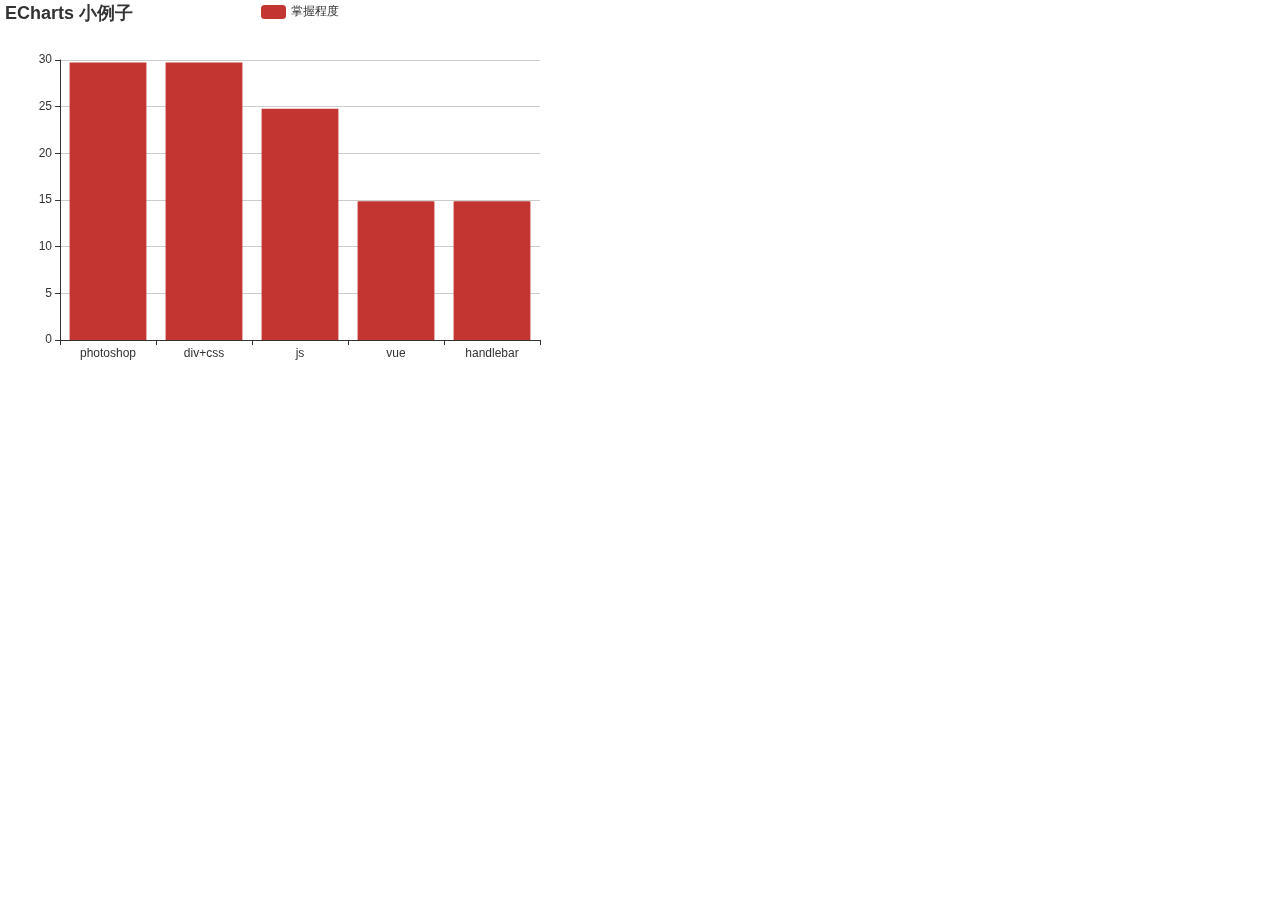
<file: echarts/html/index.html>
<!DOCTYPE html>
<html>
<head>
	<meta charset="utf-8"/>
	<title>shieryueliuhao</title>
	<meta name="keyboard" content="jieshaodeneirong"/>
	<meta name="description" content="jieshaodeneir"/>
	<link type="text/css" rel="stylesheet"  href="../css/index.css" source="widget"/>
	<script type="text/javascript" src="/echarts/js/jquery.js" source="widget"></script>
	<script type="text/javascript" src="/echarts/js/sea.js" source="widget"></script>
	<script type="text/javascript" src="/echarts/js/echarts.min.js" source="widget"></script>
</head>
<body>
    <!-- 为ECharts准备一个具备大小（宽高）的Dom -->
    <div id="main" style="width: 600px;height:400px;"></div>
<script>
seajs.use("index2",function (app) {
		app.init();
});
</script>
</body>
</html>
</file>
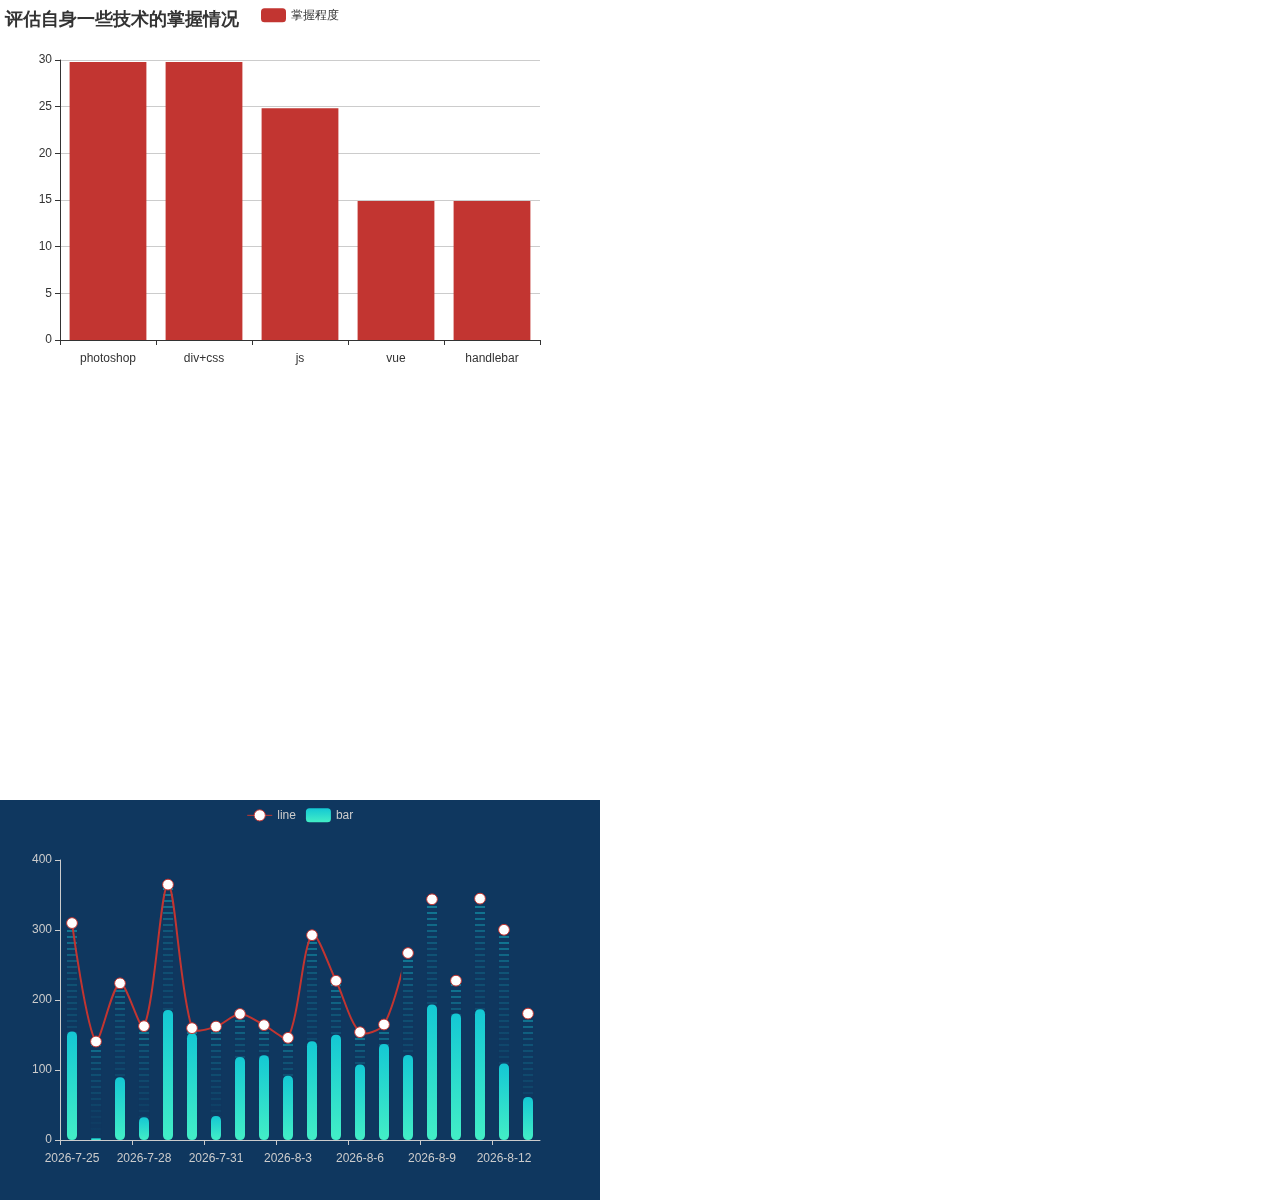
<file: echarts1/html/index.html>
<!DOCTYPE html>
<html>
<head>
	<meta charset="utf-8"/>
	<title>shieryueliuhao</title>
	<meta name="keyboard" content="jieshaodeneirong"/>
	<meta name="description" content="jieshaodeneir"/>				
	<link type="text/css" rel="stylesheet"  href="../css/index.css" source="widget"/>
	<script type="text/javascript" src="/echarts1/js/jquery.js" source="widget"></script>
	<script type="text/javascript" src="/echarts1/js/sea.js" source="widget"></script>
	<script type="text/javascript" src="/echarts1/js/echarts.min.js" source="widget"></script>
</head>
<body>
    <!-- 为ECharts准备一个具备大小（宽高）的Dom -->
    <div id="main" style="width: 600px;height:400px;"></div>
    <div id="main1" style="width:600px;height:400px;"></div>
    <div id="main2" style="width:600px;height:400px;"></div>
<script>
seajs.use("index2",function (app) {
	app.init();
});
</script>
</body>
</html>
</file>
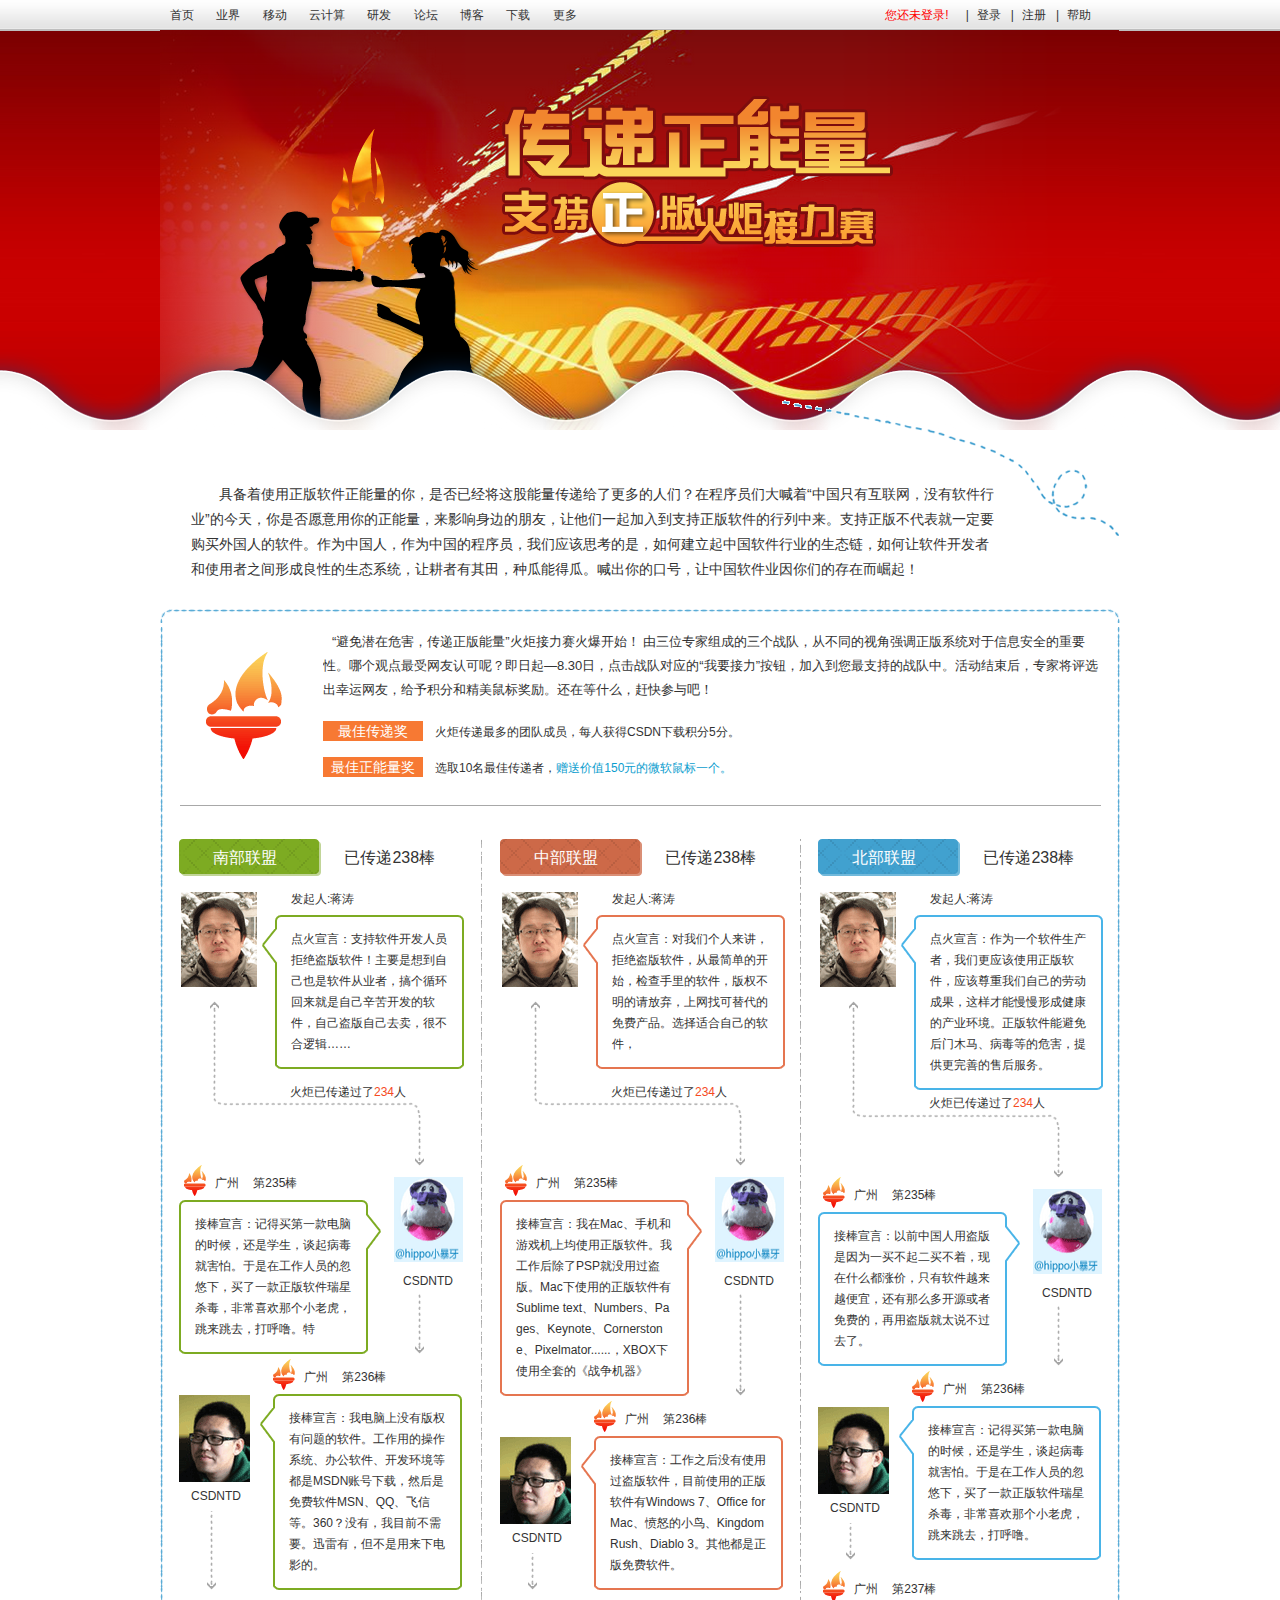
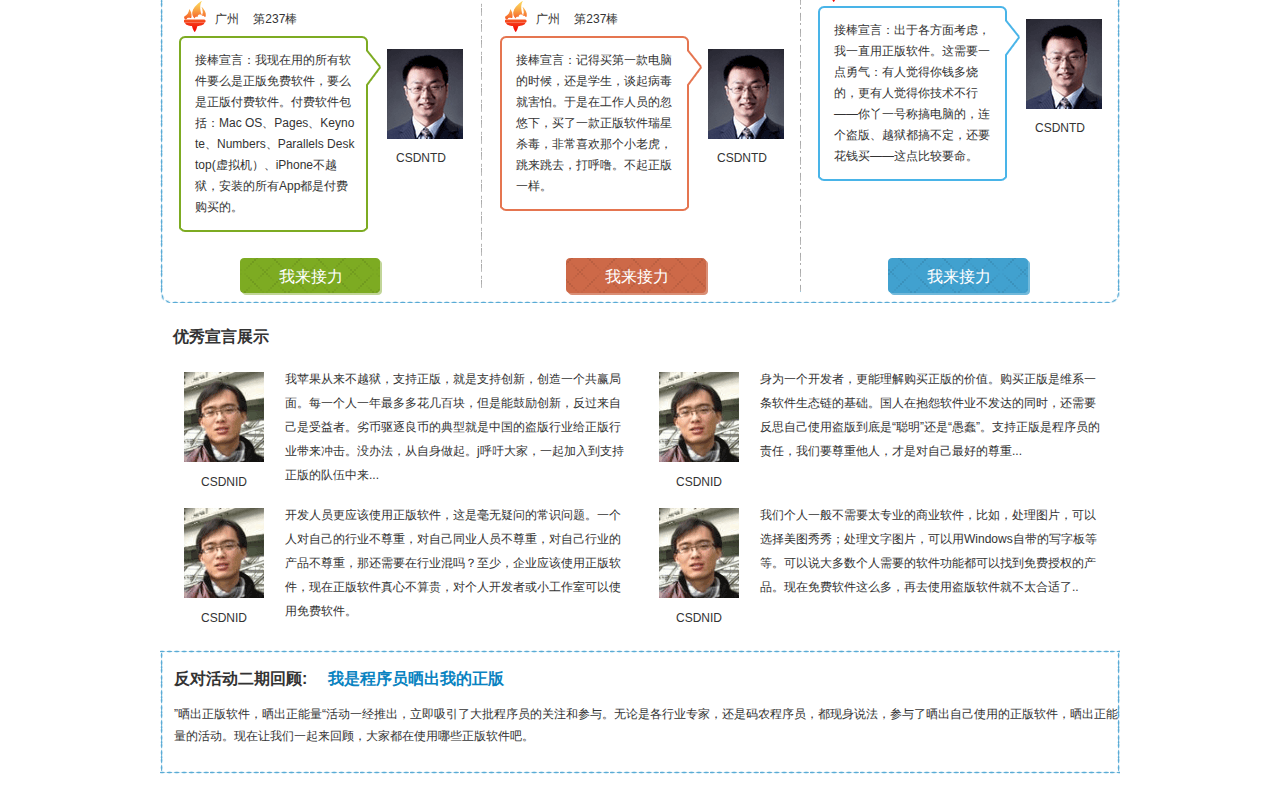
<file: weiruan/html/index.html>
<!DOCTYPE html>
<html>
<head>
	<meta charset="UTF-8"/>
	<meta name="renderer" content="webkit"/>
	<meta http-equiv="X-UA-Compatible" content="IE=edge,chrome=1"/>
    <title>微软反盗版</title>
    <meta name="keywords" content="http://www.xhanglu.com/ 社交 新闻 聊天"/>
    <meta name="description" content="http://www.xhanglu.com/ EZIT"/>
    <link type="text/css" rel="stylesheet"  href="../css/fandb.css" source="widget"/>
</head>
<body>
<div class="daoh">
	<div class="m clearfix">
		<div class="d-zuo fl">
			<a href="###">首页</a>
			<a href="###">业界</a>
			<a href="###">移动</a>
			<a href="###">云计算</a>
			<a href="###">研发</a>
			<a href="###">论坛</a>
			<a href="###">博客</a>
			<a href="###">下载</a>
			<a href="###">更多</a>
		</div>
		<ul class="fr clearfix">
			<li>
				<a href="###" class="dlq">您还未登录!</a>
			</li>
			<li>
				<span>|</span>
			</li>
			<li>
				<a href="###">登录</a>
			</li>
			<li>
				<span>|</span>
			</li>
			<li>
				<a href="###">注册</a>
			</li>
			<li>
				<span>|</span>
			</li>
			<li>
				<a href="###">帮助</a>
			</li>
		</ul>
	</div>
</div>
<div class="xuanchuan pr">
	<div class="neirong m">&nbsp;</div>
	<div class="xuanchuan1 pa">&nbsp;</div>
</div>
<div class="header m">
	<div>&nbsp;</div>
	<p>具备着使用正版软件正能量的你，是否已经将这股能量传递给了更多的人们？在程序员们大喊着“中国只有互联网，没有软件行业”的今天，你是否愿意用你的正能量，来影响身边的朋友，让他们一起加入到支持正版软件的行列中来。支持正版不代表就一定要购买外国人的软件。作为中国人，作为中国的程序员，我们应该思考的是，如何建立起中国软件行业的生态链，如何让软件开发者和使用者之间形成良性的生态系统，让耕者有其田，种瓜能得瓜。喊出你的口号，让中国软件业因你们的存在而崛起！</p>
</div>
<div class="m center pr">
	<div class="center-zhong">
		<div class="center-zuo">
			<div class="center-you">&nbsp;</div>
		</div>
	</div>
	<div class="neirong">
		<div class="neirong-zuo">
			<div class="neirong-you clearfix">
				<div class="zuijia">
					<p>“避免潜在危害，传递正版能量”火炬接力赛火爆开始！ 由三位专家组成的三个战队，从不同的视角强调正版系统对于信息安全的重要性。哪个观点最受网友认可呢？即日起—8.30日，点击战队对应的“我要接力”按钮，加入到您最支持的战队中。活动结束后，专家将评选出幸运网友，给予积分和精美鼠标奖励。还在等什么，赶快参与吧！
					</p>
					<div class="chuandi">
						<span>最佳传递奖</span>火炬传递最多的团队成员，每人获得CSDN下载积分5分。
					</div>
					<div class="chuandi">
						<span>最佳正能量奖</span>选取10名最佳传递者，<b>赠送价值150元的微软鼠标一个。</b>
					</div>
				</div>
				<div class="xuxian-y clearfix">
					<ul class="nanbu dianhuo">
						<li class="n-1">
							<em>南部联盟</em>
							<span>已传递238棒</span>
						</li>
						<li class="n-2 n-2-1">
							<div class="nzuo">
								<img src="images/huo1.png" alt="..."/>
								<div class="jiant">&nbsp;</div>
							</div>
							<div class="faqiren">发起人:蒋涛</div>
							<div class="xuanyan1">
								<div class="szhong">
									<div class="szuo">
										<div class="syou">&nbsp;</div>
									</div>
								</div>
								<p class="pr p p1">
									点火宣言：支持软件开发人员拒绝盗版软件！主要是想到自己也是软件从业者，搞个循环回来就是自己辛苦开发的软件，自己盗版自己去卖，很不合逻辑……
									<span class="pa jiao1">&nbsp;</span>
								</p>
								<div class="xzhong">
									<div class="xzuo">
										<div class="xyou">&nbsp;</div>
									</div>
								</div>
							</div>
							<div class="cdrs">
								火炬已传递过了<span>234</span>人
							</div>
						</li>
						<li class="n-3 n-2-2 pr">
							<div class="nyou fr">
								<div class="jiant1">
									<p>&nbsp;</p>
								</div>
								<img class="img1" src="images/huo2.png" alt="..."/>
								<span class="pa">CSDNTD</span>
							</div>
							<div class="didian di1 di1-1">
								<span>广州</span>
								第235棒
							</div>
							<div class="xuanyan2">
								<div class="szhong">
									<div class="szuo">
										<div class="syou">&nbsp;</div>
									</div>
								</div>
								<p class="pr p1 p">
									接棒宣言：记得买第一款电脑的时候，还是学生，谈起病毒就害怕。于是在工作人员的忽悠下，买了一款正版软件瑞星杀毒，非常喜欢那个小老虎，跳来跳去，打呼噜。特
									<span class="pa jiao2">&nbsp;</span>
								</p>
								<div class="xzhong">
									<div class="xzuo">
										<div class="xyou">&nbsp;</div>
									</div>
								</div>
							</div>
							<div class="xiajian">&nbsp;</div>
						</li>
						<li class="n-2 n-4 n-2-3 pr">
							<div class="nzuo nzuo1">
								<img class="huo3" src="images/huo3.png" alt="..."/>
								<span>CSDNTD</span>
							</div>
							<div class="xuanyan1">
								<div class="didian">
									<span>广州</span>
									第236棒
								</div>
								<div class="szhong">
									<div class="szuo">
										<div class="syou">&nbsp;</div>
									</div>
								</div>
								<p class="pr p p2 p1">
									接棒宣言：我电脑上没有版权有问题的软件。工作用的操作系统、办公软件、开发环境等都是MSDN账号下载，然后是免费软件MSN、QQ、飞信等。360？没有，我目前不需要。迅雷有，但不是用来下电影的。
									<span class="pa jiao1">&nbsp;</span>
								</p>
								<div class="xzhong">
									<div class="xzuo">
										<div class="xyou">&nbsp;</div>
									</div>
								</div>
							</div>
							<div class="xiajian xiajian1">&nbsp;</div>
						</li>
						<li class="n-3 n-5">
							<div class="nyou fr">
								<img class="img2" src="images/huo4.png" alt="..."/>
								<span>CSDNTD</span>
							</div>
							<div class="didian di1 di2">
								<span>广州</span>
								第237棒
							</div>
							<div class="xuanyan2">
								<div class="szhong">
									<div class="szuo">
										<div class="syou">&nbsp;</div>
									</div>
								</div>
								<p class="pr p1 p3 p">
									接棒宣言：我现在用的所有软件要么是正版免费软件，要么是正版付费软件。付费软件包括：Mac OS、Pages、Keynote、Numbers、Parallels Desktop(虚拟机）、iPhone不越狱，安装的所有App都是付费购买的。
									<span class="pa jiao2">&nbsp;</span>
								</p>
								<div class="xzhong">
									<div class="xzuo">
										<div class="xyou">&nbsp;</div>
									</div>
								</div>
							</div>
						</li>
						<li class="bottom1">我来接力</li>
					</ul>
					<ul class="dianhuo zhongbu">
						<li class="n-1">
							<em>中部联盟</em>
							<span>已传递238棒</span>
						</li>
						<li class="n-2 n-2-1">
							<div class="nzuo">
								<img src="images/huo1.png" alt="..."/>
								<div class="jiant">
									<p>&nbsp;</p>
								</div>
							</div>
							<div class="faqiren">发起人:蒋涛</div>
							<div class="xuanyan1">
								<div class="szhong">
									<div class="szuo">
										<div class="syou">&nbsp;</div>
									</div>
								</div>
								<p class="pr p p1-1 p1-2">
									点火宣言：对我们个人来讲，拒绝盗版软件，从最简单的开始，检查手里的软件，版权不明的请放弃，上网找可替代的免费产品。选择适合自己的软件，
									<span class="pa jiao1 jiao3">&nbsp;</span>
								</p>
								<div class="xzhong">
									<div class="xzuo">
										<div class="xyou">&nbsp;</div>
									</div>
								</div>
							</div>
							<div class="cdrs">
								火炬已传递过了<span>234</span>人
							</div>
						</li>
						<li class="n-3 n-2-2 pr">
							<div class="nyou fr">
								<div class="jiant1">
									<p>&nbsp;</p>
								</div>
								<img class="img1" src="images/huo2.png" alt="..."/>
								<span>CSDNTD</span>
							</div>
							<div class="didian di1">
								<span>广州</span>
								第235棒
							</div>
							<div class="xuanyan2">
								<div class="szhong">
									<div class="szuo">
										<div class="syou">&nbsp;</div>
									</div>
								</div>
								<p class="pr p1-1 p-1 p">
									接棒宣言：我在Mac、手机和游戏机上均使用正版软件。我工作后除了PSP就没用过盗版。Mac下使用的正版软件有Sublime text、Numbers、Pages、Keynote、Cornerstone、Pixelmator......，XBOX下使用全套的《战争机器》
									<span class="pa jiao2 jiao4">&nbsp;</span>
								</p>
								<div class="xzhong">
									<div class="xzuo">
										<div class="xyou">&nbsp;</div>
									</div>
								</div>
							</div>
							<div class="xiajian">&nbsp;</div>
						</li>
						<li class="n-2 n-4 n-2-3 pr">
							<div class="nzuo nzuo1">
								<img class="huo3" src="images/huo3.png" alt="..."/>
								<span>CSDNTD</span>
							</div>
							<div class="xuanyan1">
								<div class="didian">
									<span>广州</span>
									第236棒
								</div>
								<div class="szhong">
									<div class="szuo">
										<div class="syou">&nbsp;</div>
									</div>
								</div>
								<p class="pr p2 p1-1 p">
									接棒宣言：工作之后没有使用过盗版软件，目前使用的正版软件有Windows 7、Office for Mac、愤怒的小鸟、Kingdom Rush、Diablo 3。其他都是正版免费软件。
									<span class="pa jiao1 jiao3">&nbsp;</span>
								</p>
								<div class="xzhong">
									<div class="xzuo">
										<div class="xyou">&nbsp;</div>
									</div>
								</div>
							</div>
							<div class="xiajian xiajian1">&nbsp;</div>
						</li>
						<li class="n-3 n-5">
							<div class="nyou fr">
								<img class="img2" src="images/huo4.png" alt="..."/>
								<span>CSDNTD</span>
							</div>
							<div class="didian di1 di2">
								<span>广州</span>
								第237棒
							</div>
							<div class="xuanyan2">
								<div class="szhong">
									<div class="szuo">
										<div class="syou">&nbsp;</div>
									</div>
								</div>
								<p class="pr p p1-1">
									接棒宣言：记得买第一款电脑的时候，还是学生，谈起病毒就害怕。于是在工作人员的忽悠下，买了一款正版软件瑞星杀毒，非常喜欢那个小老虎，跳来跳去，打呼噜。不起正版一样。
									<span class="pa jiao2 jiao4">&nbsp;</span>
								</p>
								<div class="xzhong">
									<div class="xzuo">
										<div class="xyou">&nbsp;</div>
									</div>
								</div>
							</div>
						</li>
						<li class="bottom1 bottom2 fl">我来接力</li>
					</ul>
					<ul class="beibu dianhuo">
						<li class="n-1">
							<em>北部联盟</em>
							<span>已传递238棒</span>
						</li>
						<li class="n-2 n-2-1">
							<div class="nzuo">
								<img src="images/huo1.png" alt="..."/>
								<div class="jiant jiant1">
									<p class="pp1">&nbsp;</p>
								</div>
							</div>
							<div class="faqiren">发起人:蒋涛</div>
							<div class="xuanyan1">
								<div class="szhong">
									<div class="szuo">
										<div class="syou">&nbsp;</div>
									</div>
								</div>
								<p class="pr p1-1 p">
									点火宣言：作为一个软件生产者，我们更应该使用正版软件，应该尊重我们自己的劳动成果，这样才能慢慢形成健康的产业环境。正版软件能避免后门木马、病毒等的危害，提供更完善的售后服务。
									<span class="pa jiao5">&nbsp;</span>
								</p>
								<div class="xzhong">
									<div class="xzuo">
										<div class="xyou">&nbsp;</div>
									</div>
								</div>
							</div>
							<div class="cdrs cdrs1">
								火炬已传递过了<span>234</span>人
							</div>
						</li>
						<li class="n-3 n-2-2 pr">
							<div class="nyou fr">
								<div class="jiant1">
									<p>&nbsp;</p>
								</div>
								<img class="img1" src="images/huo2.png" alt="..."/>
								<span>CSDNTD</span>
								<em>&nbsp;</em>
							</div>
							<div class="didian di1">
								<span>广州</span>
								第235棒
							</div>
							<div class="xuanyan2">
								<div class="szhong">
									<div class="szuo">
										<div class="syou">&nbsp;</div>
									</div>
								</div>
								<p class="pr p1-2 p">
									接棒宣言：以前中国人用盗版是因为一买不起二买不着，现在什么都涨价，只有软件越来越便宜，还有那么多开源或者免费的，再用盗版就太说不过去了。
									<span class="pa jiao6">&nbsp;</span>
								</p>
								<div class="xzhong">
									<div class="xzuo">
										<div class="xyou">&nbsp;</div>
									</div>
								</div>
							</div>
							<div class="xiajian">&nbsp;</div>
						</li>
						<li class="n-2 n-4 n-2-3 pr">
							<div class="nzuo nzuo1">
								<img class="huo3" src="images/huo3.png" alt="..."/>
								<span>CSDNTD</span>
							</div>
							<div class="xuanyan1">
								<div class="didian">
									<span>广州</span>
									第236棒
								</div>
								<div class="szhong">
									<div class="szuo">
										<div class="syou">&nbsp;</div>
									</div>
								</div>
								<p class="pr p1-1 p">
									接棒宣言：记得买第一款电脑的时候，还是学生，谈起病毒就害怕。于是在工作人员的忽悠下，买了一款正版软件瑞星杀毒，非常喜欢那个小老虎，跳来跳去，打呼噜。
									<span class="pa jiao5">&nbsp;</span>
								</p>
								<div class="xzhong">
									<div class="xzuo">
										<div class="xyou">&nbsp;</div>
									</div>
								</div>
							</div>
							<div class="xiajian xiajian1">&nbsp;</div>
						</li>
						<li class="n-3 n-5">
							<div class="nyou fr">
								<img class="img2" src="images/huo4.png" alt="..."/>
								<span>CSDNTD</span>
							</div>
							<div class="didian di1 di2">
								<span>广州</span>
								第237棒
							</div>
							<div class="xuanyan2">
								<div class="szhong">
									<div class="szuo">
										<div class="syou">&nbsp;</div>
									</div>
								</div>
								<p class="pr p1-2 p">
									接棒宣言：出于各方面考虑，我一直用正版软件。这需要一点勇气：有人觉得你钱多烧的，更有人觉得你技术不行——你丫一号称搞电脑的，连个盗版、越狱都搞不定，还要花钱买——这点比较要命。
									<span class="pa jiao6">&nbsp;</span>
								</p>
								<div class="xzhong">
									<div class="xzuo">
										<div class="xyou">&nbsp;</div>
									</div>
								</div>
							</div>
						</li>
					</ul>
				</div>
			</div>
		</div>
	</div>
	<div class="bottom1">我来接力</div>
	<div class="bottom1 bottom2">我来接力</div>
	<div class="bottom1 bottom3">我来接力</div>
	<div class="center-dibu">&nbsp;</div>
</div>
<div class="m">
	<div class="zhanshi">优秀宣言展示</div>
	<ul class="xuanyuan clearfix">
		<li class="xuan1">
			<div class="touxiang">
				<img src="images/touxiang.png" alt="#"/>
				<span>CSDNID</span>
			</div>
			<p>我苹果从来不越狱，支持正版，就是支持创新，创造一个共赢局面。每一个人一年最多多花几百块，但是能鼓励创新，反过来自己是受益者。劣币驱逐良币的典型就是中国的盗版行业给正版行业带来冲击。没办法，从自身做起。j呼吁大家，一起加入到支持正版的队伍中来...</p>
		</li>
		<li class="xuan1 xuan2">
			<div class="touxiang">
				<img src="images/touxiang.png" alt="#"/>
				<span>CSDNID</span>
			</div>
			<p>身为一个开发者，更能理解购买正版的价值。购买正版是维系一条软件生态链的基础。国人在抱怨软件业不发达的同时，还需要反思自己使用盗版到底是“聪明”还是“愚蠢”。支持正版是程序员的责任，我们要尊重他人，才是对自己最好的尊重...</p>
		</li>
		<li class="xuan1">
			<div class="touxiang">
				<img src="images/touxiang.png" alt="#"/>
				<span>CSDNID</span>
			</div>
			<p>开发人员更应该使用正版软件，这是毫无疑问的常识问题。一个人对自己的行业不尊重，对自己同业人员不尊重，对自己行业的产品不尊重，那还需要在行业混吗？至少，企业应该使用正版软件，现在正版软件真心不算贵，对个人开发者或小工作室可以使用免费软件。</p>
		</li>
		<li class="xuan1 xuan2">
			<div class="touxiang">
				<img src="images/touxiang.png" alt="#"/>
				<span>CSDNID</span>
			</div>
			<p>我们个人一般不需要太专业的商业软件，比如，处理图片，可以选择美图秀秀；处理文字图片，可以用Windows自带的写字板等等。可以说大多数个人需要的软件功能都可以找到免费授权的产品。现在免费软件这么多，再去使用盗版软件就不太合适了..</p>
		</li>
	</ul>
</div>
<div class="m">
	<div class="hd2-top">&nbsp;</div>
	<div class="hd2-zuo">
		<div class="hd2-you">
			<h2>反对活动二期回顾:<span>我是程序员晒出我的正版</span></h2>
			<p class="saichu">”晒出正版软件，晒出正能量“活动一经推出，立即吸引了大批程序员的关注和参与。无论是各行业专家，还是码农程序员，都现身说法，参与了晒出自己使用的正版软件，晒出正能量的活动。现在让我们一起来回顾，大家都在使用哪些正版软件吧。</p>
		</div>
	</div>
	<div class="hd2-top">&nbsp;</div>
</div>
</body>
</html>
</file>
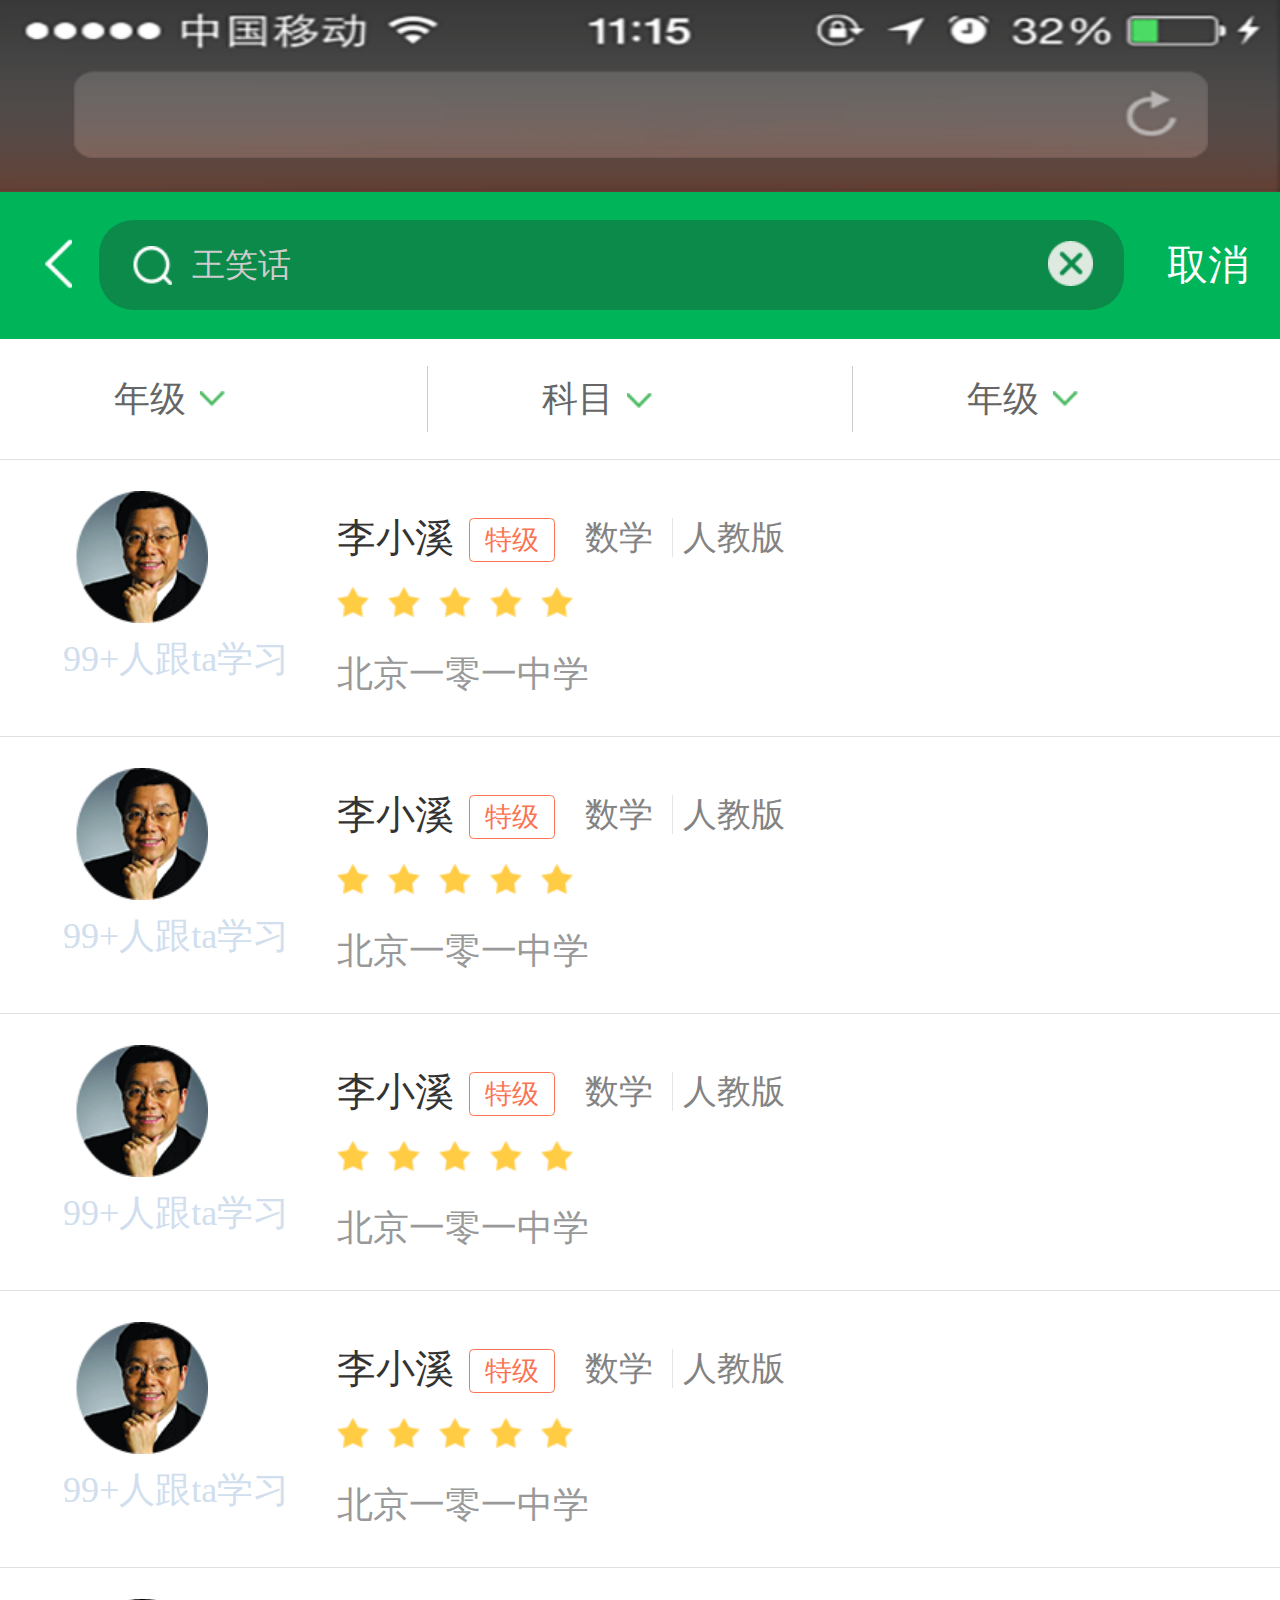
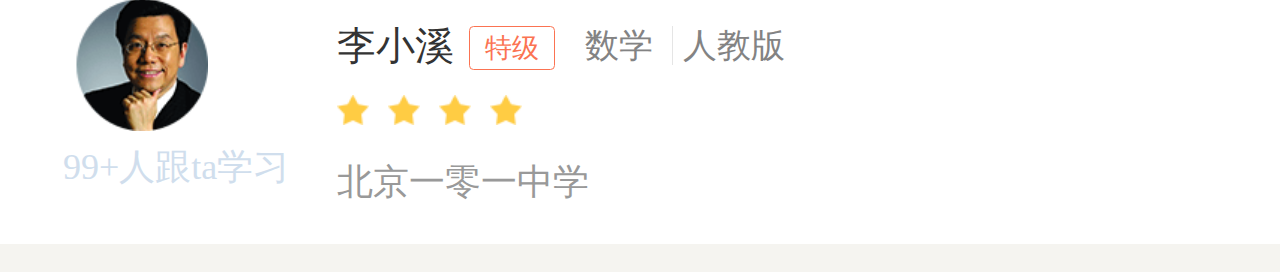
<file: h5/page1/html/index.html>
<!DOCTYPE html>
<html>
<head>
	<meta charset="UTF-8"/>
	<meta name="renderer" content="webkit"/>
	<meta http-equiv="X-UA-Compatible" content="IE=edge,chrome=1"/>
    <title>天天象上</title>
    <meta name="keywords" content="http://www.xhanglu.com/ 社交 新闻 聊天"/>
    <meta name="description" content="http://www.xhanglu.com/ EZIT"/>
    <meta name="viewport" content="initial-scale=1,width=device-width,maximum-scale=1,minimum-scale=1,user-scalable=no"/>
	<meta name="apple-mobile-web-app-capable" content="yes">
	<meta name="apple-mobile-web-app-status-bar-style" content="black-translucent" />
	<meta name="format-detection" content="telephone=no">
	<meta name="format-detection" content="address=no">
    <link type="text/css" rel="stylesheet"  href="../css/index.css" source="widget"/>
    <script type="text/javascript" src="/h5/page1/js/sea.js" source="widget"></script>
</head>
<body>
<div class="onezong">
	<div class="onehang">
		<div class="onehang1"><input type="text" value=""/></div>
		<var></var>
	</div>
	<div class="twohang clearfix">
		<var></var>
		<p>取消</p>
		<div class="twohang3">		
			<div class="twohang1 clearfix">
				<i></i>
				<em></em>
				<div class="twohang2">
					<input type="text" value="" placeholder="王笑话"/>
				</div>
			</div>
		</div>
	</div>
	<div class="threehang clearfix">
		<div class="threeh1">
			<p id="diana1">年级</p>
			<var></var>
			<ol class="dwone" id="xiaz1">
				<li>
					六年级
				</li>
				<li>
					初一
				</li>
				<li>
					初二
				</li>
				<li>
					初三
				</li>
				<li>
					高一
				</li>
				<li>
					高二
				</li>
				<li>
					高三
				</li>
			</ol>
		</div>
		<div class="threeh1">
			<p id="diana2">科目</p>
			<var></var>
			<ol class="dwone" id="xiaz2">
				<li>
					营养
				</li>
				<li>
					数学
				</li>
				<li>
					语文
				</li>
				<li>
					化学
				</li>
				<li>
					高数
				</li>
				<li>
					屋里
				</li>
				<li>
					政治
				</li>
			</ol>
		</div>
		<div class="threeh1">
			<p id="diana3">年级</p>
			<var></var>
			<ol class="dwone" id="xiaz3">
				<li>
					六年级
				</li>
				<li>
					初一
				</li>
				<li>
					初二
				</li>
				<li>
					初三
				</li>
				<li>
					高一
				</li>
				<li>
					高二
				</li>
				<li>
					高三
				</li>
			</ol>
		</div>
	</div>
	<ul class="fourul">
		<li class="clearfix">
			<div class="fourhang">
				<img src="images/fourtupian.png" alt="tupian"/>
				<p>99+人跟ta学习</p>
			</div>
			<div class="fourhang1">
				<span class="clearfix">
					<cite>李小溪</cite>
					<b>特级</b>
					<i>数学</i>
					<var>人教版</var>
				</span>
					<img src="images/xing.png" alt="tupian"/> 
					<img src="images/xing.png" alt="tupian"/> 
					<img src="images/xing.png" alt="tupian"/> 
					<img src="images/xing.png" alt="tupian"/> 
					<img src="images/xing.png" alt="tupian"/> 
				<h2>北京一零一中学</h2>
			</div>
		</li>
		<li class="clearfix">
			<div class="fourhang">
				<img src="images/fourtupian.png" alt="tupian"/>
				<p>99+人跟ta学习</p>
			</div>
			<div class="fourhang1">
				<span class="clearfix">
					<cite>李小溪</cite>
					<b>特级</b>
					<i>数学</i>
					<var>人教版</var>
				</span>
					<img src="images/xing.png" alt="tupian"/> 
					<img src="images/xing.png" alt="tupian"/> 
					<img src="images/xing.png" alt="tupian"/> 
					<img src="images/xing.png" alt="tupian"/> 
					<img src="images/xing.png" alt="tupian"/> 
				<h2>北京一零一中学</h2>
			</div>
		</li>
		<li class="clearfix">
			<div class="fourhang">
				<img src="images/fourtupian.png" alt="tupian"/>
				<p>99+人跟ta学习</p>
			</div>
			<div class="fourhang1">
				<span class="clearfix">
					<cite>李小溪</cite>
					<b>特级</b>
					<i>数学</i>
					<var>人教版</var>
				</span>
					<img src="images/xing.png" alt="tupian"/> 
					<img src="images/xing.png" alt="tupian"/> 
					<img src="images/xing.png" alt="tupian"/> 
					<img src="images/xing.png" alt="tupian"/> 
					<img src="images/xing.png" alt="tupian"/> 
				<h2>北京一零一中学</h2>
			</div>
		</li>
		<li class="clearfix">
			<div class="fourhang">
				<img src="images/fourtupian.png" alt="tupian"/>
				<p>99+人跟ta学习</p>
			</div>
			<div class="fourhang1">
				<span class="clearfix">
					<cite>李小溪</cite>
					<b>特级</b>
					<i>数学</i>
					<var>人教版</var>
				</span>
					<img src="images/xing.png" alt="tupian"/> 
					<img src="images/xing.png" alt="tupian"/> 
					<img src="images/xing.png" alt="tupian"/> 
					<img src="images/xing.png" alt="tupian"/> 
					<img src="images/xing.png" alt="tupian"/> 
				<h2>北京一零一中学</h2>
			</div>
		</li>
		<li class="clearfix">
			<div class="fourhang">
				<img src="images/fourtupian.png" alt="tupian"/>
				<p>99+人跟ta学习</p>
			</div>
			<div class="fourhang1">
				<span class="clearfix">
					<cite>李小溪</cite>
					<b>特级</b>
					<i>数学</i>
					<var>人教版</var>
				</span>
					<img src="images/xing.png" alt="tupian"/> 
					<img src="images/xing.png" alt="tupian"/> 
					<img src="images/xing.png" alt="tupian"/> 
					<img src="images/xing.png" alt="tupian"/> 
				<h2>北京一零一中学</h2>
			</div>
		</li>
	</ul>
</div>
<script type="text/javascript">
	  seajs.use("index1",function(app){
	  	app.init();
	  })
</script>
</body>
</html>
</file>
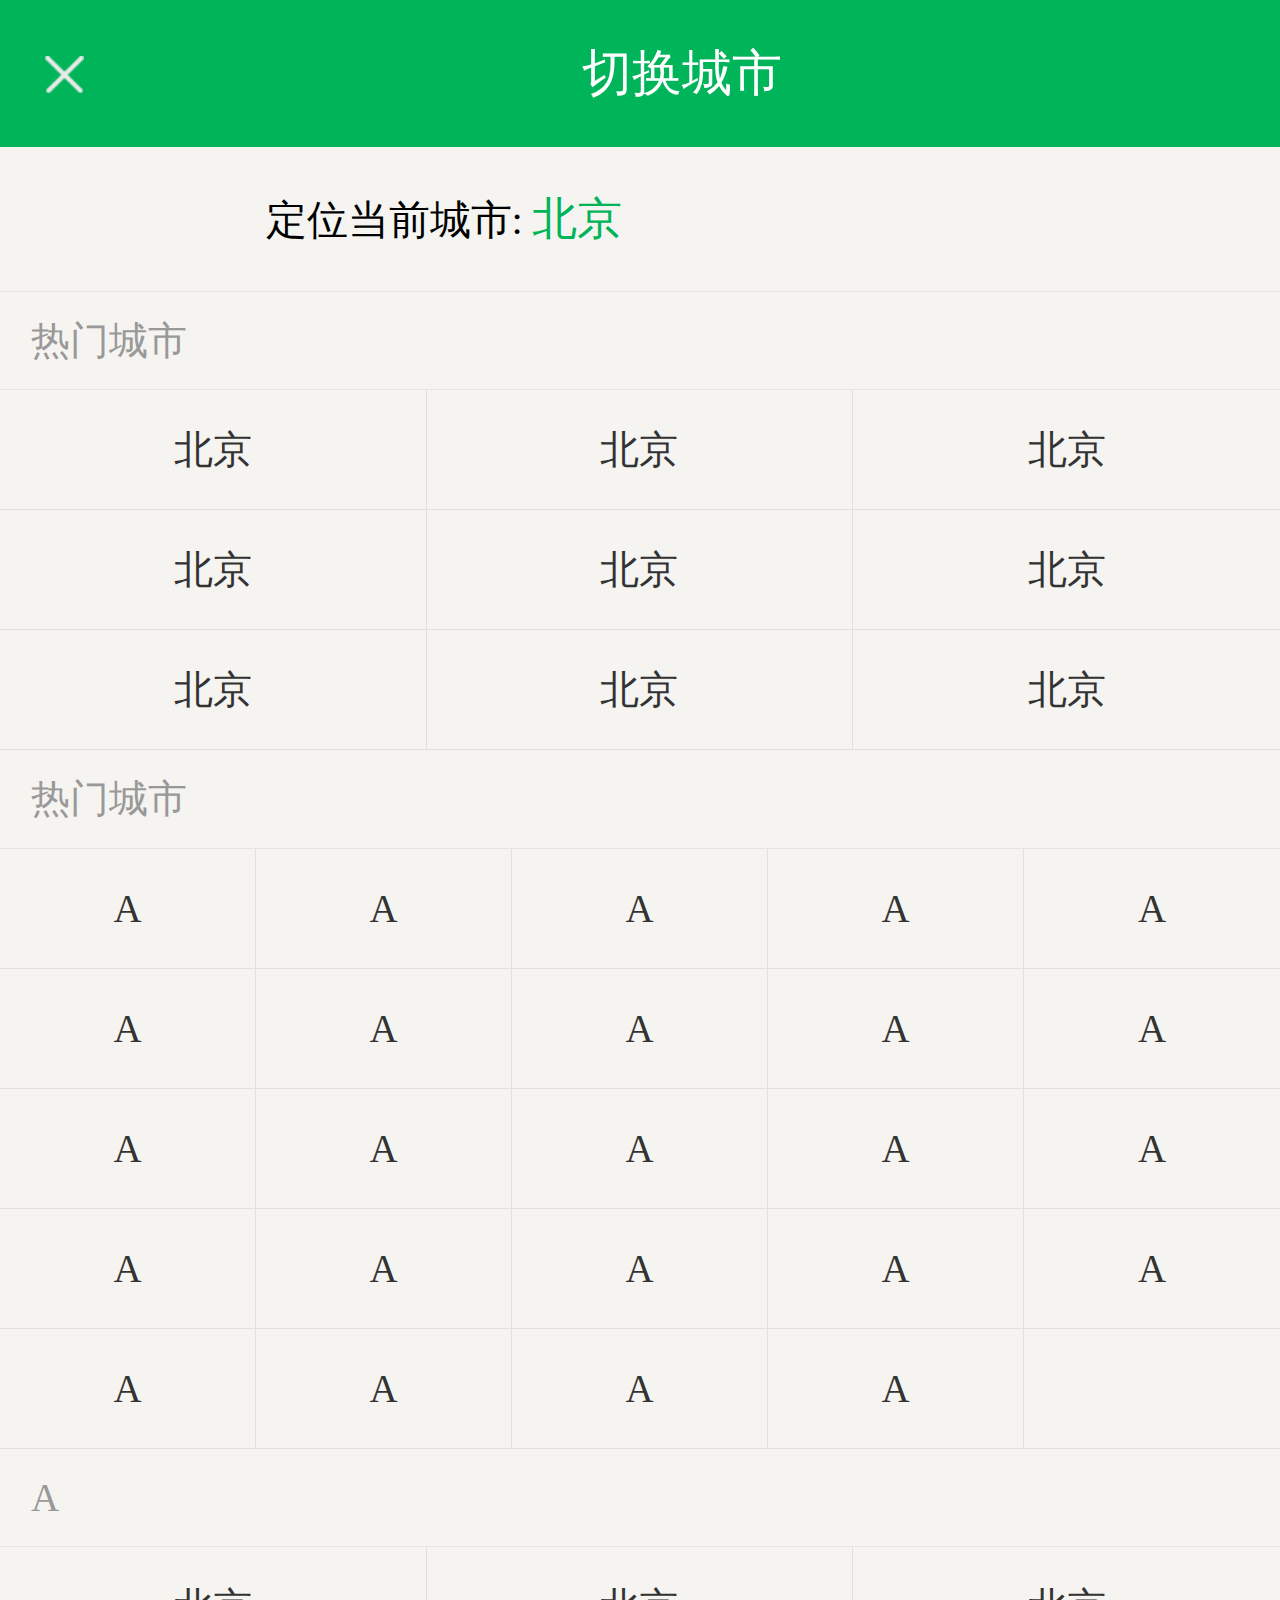
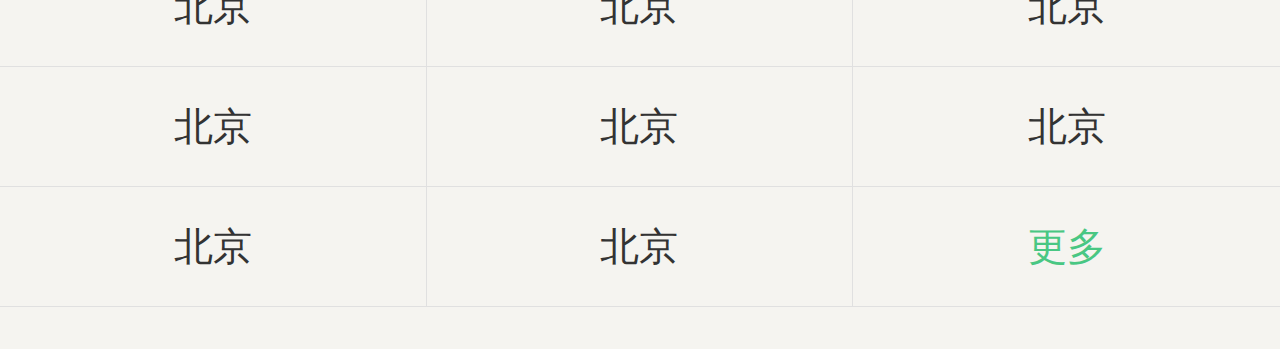
<file: h5/page2/html/index.html>
<!DOCTYPE html>
<html>
<head>
	<meta charset="UTF-8"/>
	<meta name="renderer" content="webkit"/>
	<meta http-equiv="X-UA-Compatible" content="IE=edge,chrome=1"/>
    <title>天天象上</title>
    <meta name="keywords" content="http://www.xhanglu.com/ 社交 新闻 聊天"/>
    <meta name="description" content="http://www.xhanglu.com/ EZIT"/>
    <meta name="viewport" content="initial-scale=1,width=device-width,maximum-scale=1,minimum-scale=1,user-scalable=no"/>
	<meta name="apple-mobile-web-app-capable" content="yes">
	<meta name="apple-mobile-web-app-status-bar-style" content="black-translucent" />
	<meta name="format-detection" content="telephone=no">
	<meta name="format-detection" content="address=no">
        <link type="text/css" rel="stylesheet"  href="../css/index.css" source="widget"/>
</head>
<body>
<div class="onehang clearfix">
	<var></var>
	<em>切换城市</em>
</div>
<div class="twohang">
	<span>
	<b>定位当前城市:</b>
	<strong>北京</strong>
	</span>
</div>
<div class="threehang">
	<p>热门城市</p>
</div>
<ul class="fourhang clearfix">
		<li>北京</li>
		<li>北京</li>
		<li>北京</li>
		<li>北京</li>
		<li>北京</li>
		<li>北京</li>
		<li>北京</li>
		<li>北京</li>
		<li>北京</li>
</ul>
<div class="threehang threehang1">
	<p>热门城市</p>
</div>
<ul class="fivehang clearfix">
	<li>A</li>
	<li>A</li>
	<li>A</li>
	<li>A</li>
	<li>A</li>
	<li>A</li>
	<li>A</li>
	<li>A</li>
	<li>A</li>
	<li>A</li>
	<li>A</li>
	<li>A</li>
	<li>A</li>
	<li>A</li>
	<li>A</li>
	<li>A</li>
	<li>A</li>
	<li>A</li>
	<li>A</li>
	<li>A</li>
	<li>A</li>
	<li>A</li>
	<li>A</li>
	<li>A</li>
	<li></li>
</ul>
<div class="threehang threehang1">
	<p>A</p>
</div>
<ul class="fourhang fourhang1 clearfix">
		<li>北京</li>
		<li>北京</li>
		<li>北京</li>
		<li>北京</li>
		<li>北京</li>
		<li>北京</li>
		<li>北京</li>
		<li>北京</li>
		<li>更多</li>
</ul>
<script type="text/javascript">
	  seajs.use("index1",function(app){
	  	app.init();
	  })
</script>
<script type="text/javascript" src="../js/sea.js" source="widget"></script>
</body>
</html>
</file>
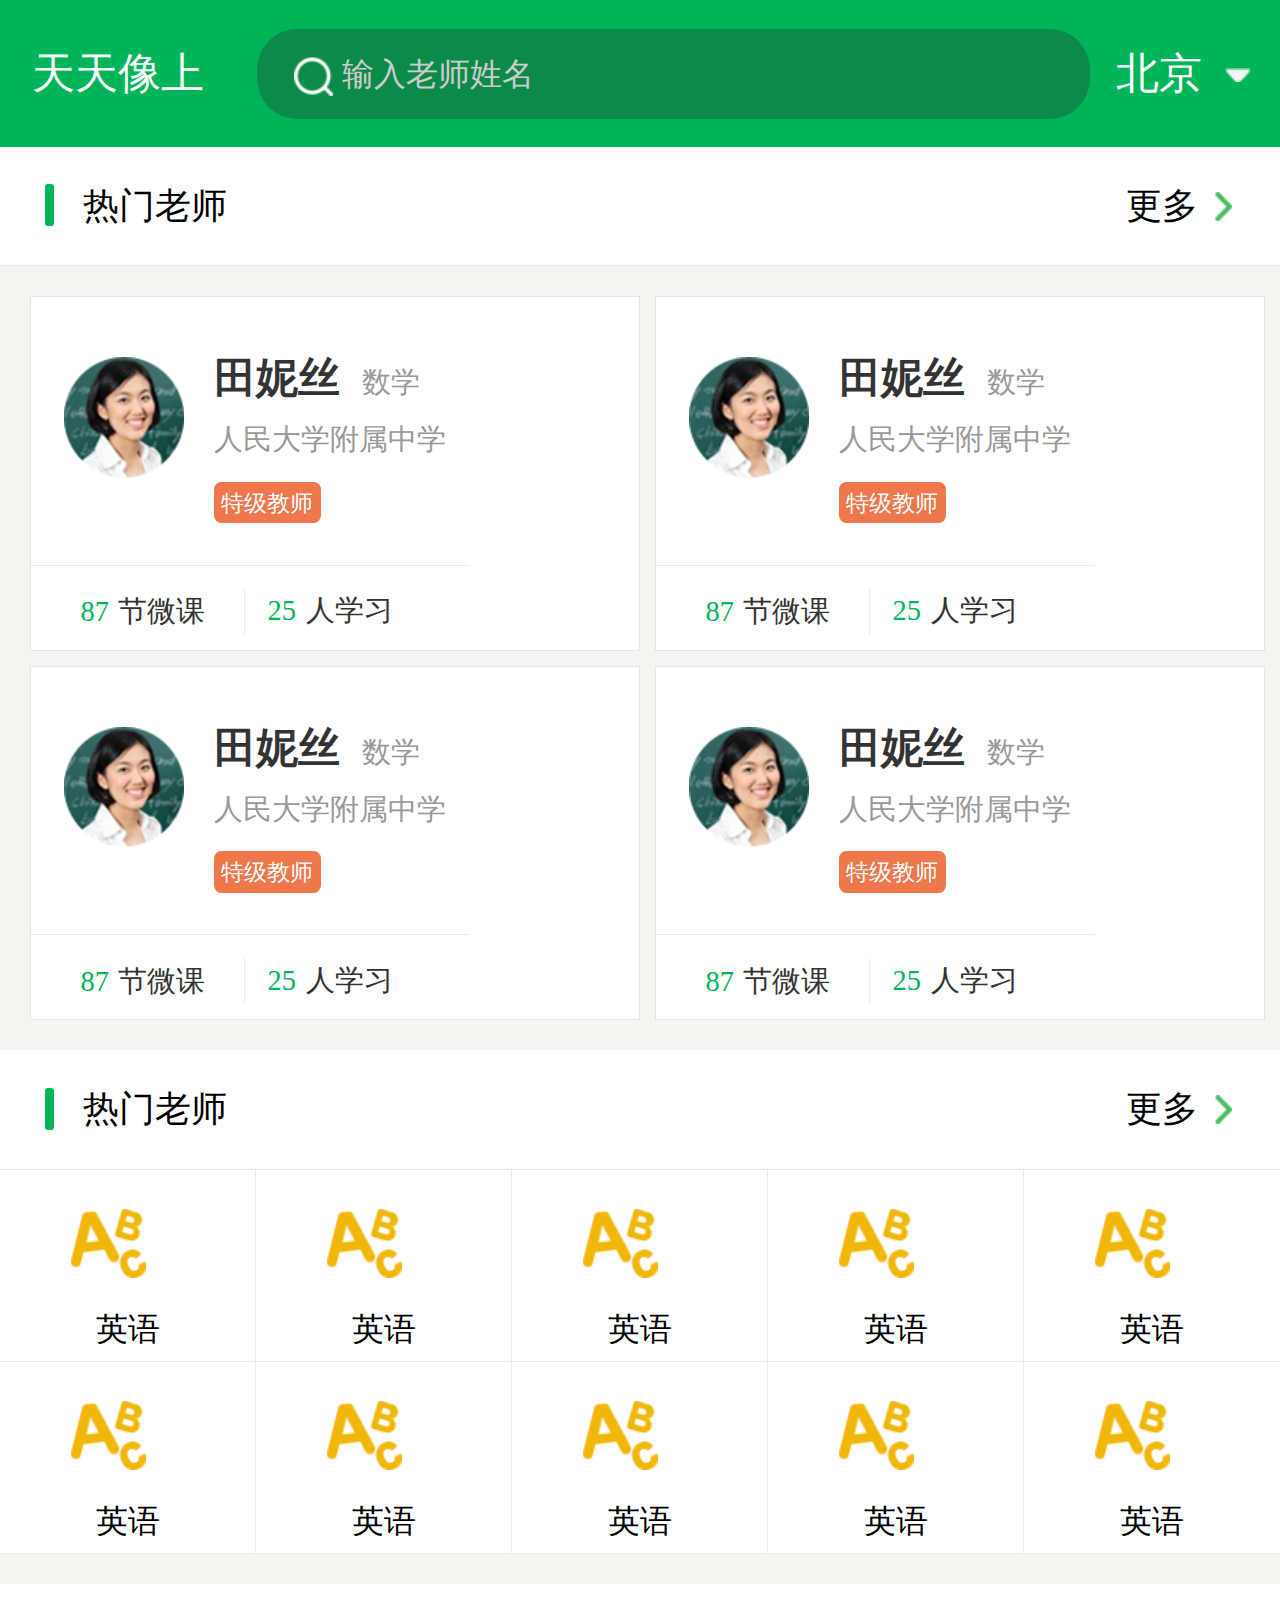
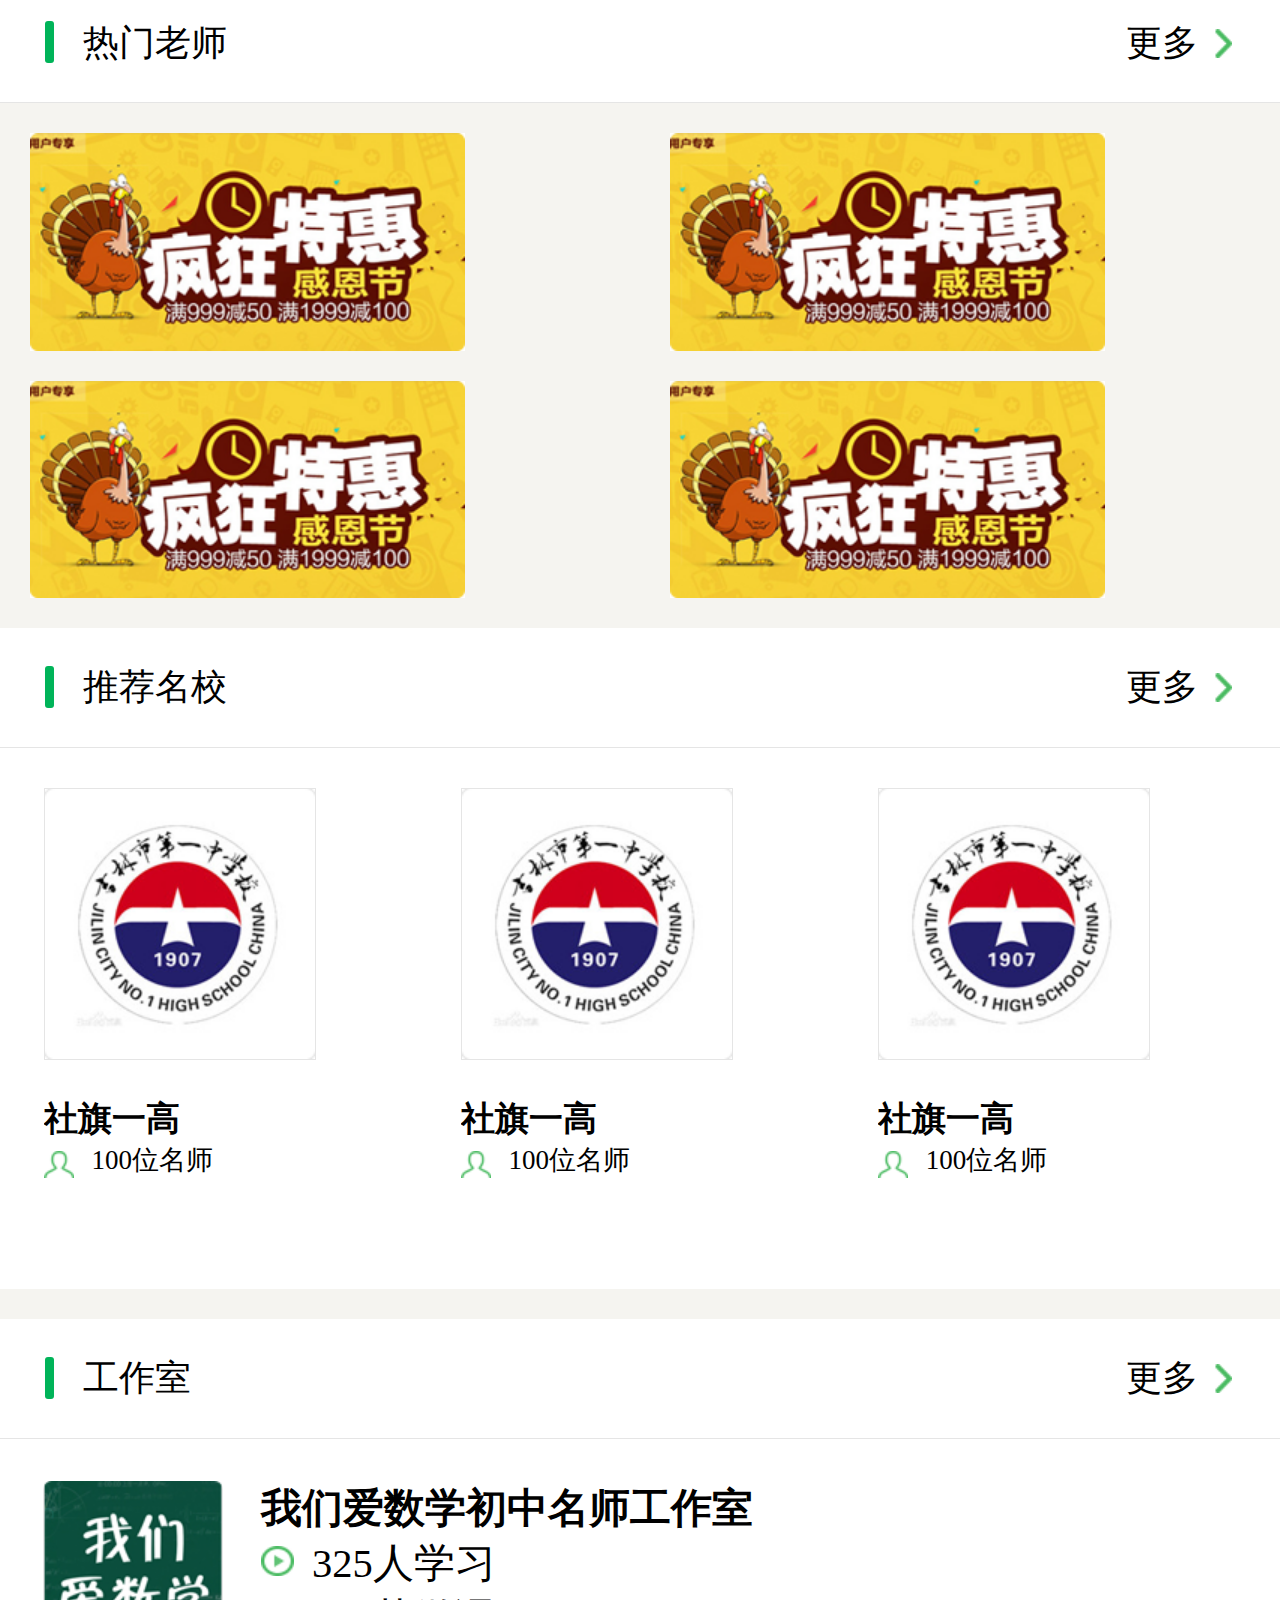
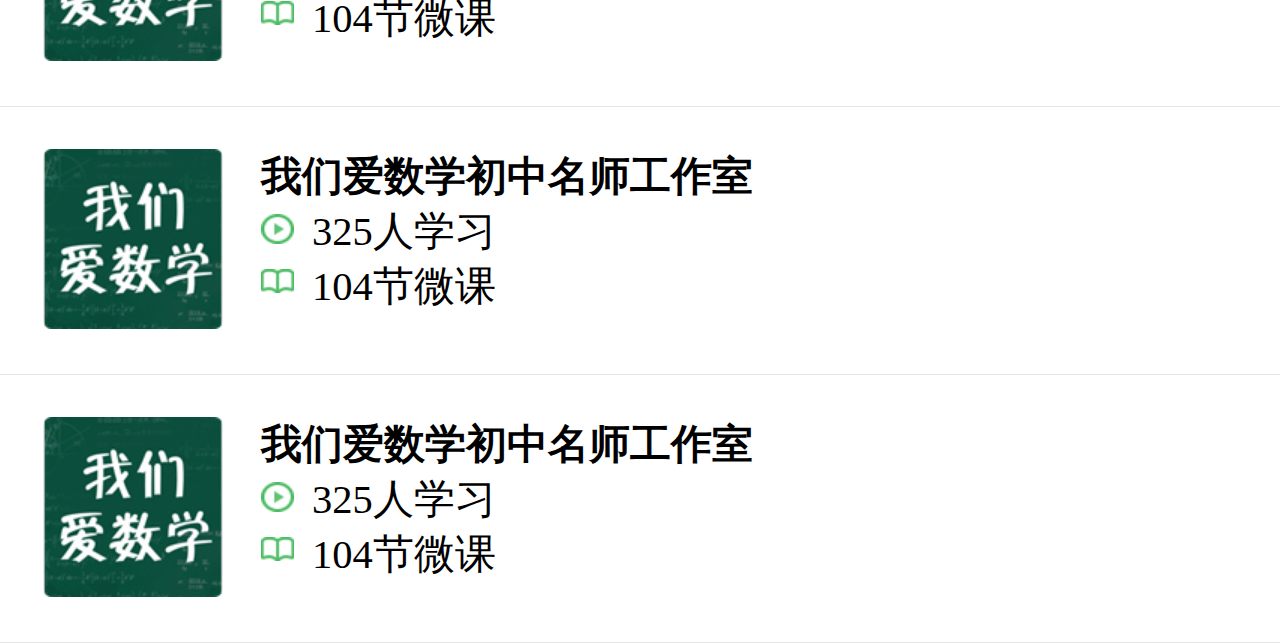
<file: h5/shouye/html/index.html>
<!DOCTYPE html>
<html>
<head>
	<meta charset="UTF-8"/>
	<meta name="renderer" content="webkit"/>
	<meta http-equiv="X-UA-Compatible" content="IE=edge,chrome=1"/>
    <title>天天象上</title>
    <meta name="keywords" content="http://www.xhanglu.com/ 社交 新闻 聊天"/>
    <meta name="description" content="http://www.xhanglu.com/ EZIT"/>
    <meta name="viewport" content="initial-scale=1,width=device-width,maximum-scale=1,minimum-scale=1,user-scalable=no"/>
	<meta name="apple-mobile-web-app-capable" content="yes">
	<meta name="apple-mobile-web-app-status-bar-style" content="black-translucent" />
	<meta name="format-detection" content="telephone=no">
	<meta name="format-detection" content="address=no">
        <link type="text/css" rel="stylesheet"  href="../css/index.css" source="widget"/>
</head>
<body>
<div class="onehang clearfix">
	<var>天天像上</var>
	<i></i>
	<em>北京</em>
	<div class="onehang3">
		<div class="onehang1 clearfix">
			<strong></strong>
			<b></b>
			<div class="onehang2">
				<input type="text" placeholder="输入老师姓名"/>
			</div>
		</div>
	</div>
</div>
<div class="twohang">
	<var></var>
	<p>热门老师</p>
	<i></i>
	<em>更多</em>
</div>
<ul class="threeul clearfix">
	<li>
		<div class="three1">
			<img src="images/three1.png" alt="图片">
			<div class="threed1">
				<em>田妮丝</em>
				<var>数学</var>
				<p>人民大学附属中学</p>
				<span>特级教师</span>
			</div>
			<div class="clear"></div>
			<div class="threed2 clearfix">
				<span>
					<b>87</b>
					<strong>节微课</strong>
				</span>
				<i>25</i>
				<cite>人学习</cite>
			</div>
		</div>
	</li>
		<li>
		<div class="three1">
			<img src="images/three1.png" alt="图片">
			<div class="threed1">
				<em>田妮丝</em>
				<var>数学</var>
				<p>人民大学附属中学</p>
				<span>特级教师</span>
			</div>
			<div class="clear"></div>
			<div class="threed2 clearfix">
				<span>
					<b>87</b>
					<strong>节微课</strong>
				</span>
				<i>25</i>
				<cite>人学习</cite>
			</div>
		</div>
	</li>
		<li>
		<div class="three1">
			<img src="images/three1.png" alt="图片">
			<div class="threed1">
				<em>田妮丝</em>
				<var>数学</var>
				<p>人民大学附属中学</p>
				<span>特级教师</span>
			</div>
			<div class="clear"></div>
			<div class="threed2 clearfix">
				<span>
					<b>87</b>
					<strong>节微课</strong>
				</span>
				<i>25</i>
				<cite>人学习</cite>
			</div>
		</div>
	</li>
		<li>
		<div class="three1">
			<img src="images/three1.png" alt="图片">
			<div class="threed1">
				<em>田妮丝</em>
				<var>数学</var>
				<p>人民大学附属中学</p>
				<span>特级教师</span>
			</div>
			<div class="clear"></div>
			<div class="threed2 clearfix">
				<span>
					<b>87</b>
					<strong>节微课</strong>
				</span>
				<i>25</i>
				<cite>人学习</cite>
			</div>
		</div>
	</li>
</ul>
<div class="twohang twohang1">
	<var></var>
	<p>热门老师</p>
	<i></i>
	<em>更多</em>
</div>
<ul class="fourhang clearfix">
	<li>
		<img src="images/abc.png" alt="tupian">
		<p>英语</p>
	</li>
	<li>
		<img src="images/abc.png" alt="tupian">
		<p>英语</p>
	</li>
	<li>
		<img src="images/abc.png" alt="tupian">
		<p>英语</p>
	</li>
	<li>
		<img src="images/abc.png" alt="tupian">
		<p>英语</p>
	</li>
	<li>
		<img src="images/abc.png" alt="tupian">
		<p>英语</p>
	</li>
		<li>
		<img src="images/abc.png" alt="tupian">
		<p>英语</p>
	</li>
	<li>
		<img src="images/abc.png" alt="tupian">
		<p>英语</p>
	</li>
	<li>
		<img src="images/abc.png" alt="tupian">
		<p>英语</p>
	</li>
	<li>
		<img src="images/abc.png" alt="tupian">
		<p>英语</p>
	</li>
	<li>
		<img src="images/abc.png" alt="tupian">
		<p>英语</p>
	</li>
</ul>
<div class="twohang twohang1">
	<var></var>
	<p>热门老师</p>
	<i></i>
	<em>更多</em>
</div>
<ul class="fivehang clearfix">
	<li>
		<img src="images/fivetupian.png" alt="tupian">
	</li>
	<li>
		<img src="images/fivetupian.png" alt="tupian">
	</li>
	<li>
		<img src="images/fivetupian.png" alt="tupian">
	</li>
	<li>
		<img src="images/fivetupian.png" alt="tupian">
	</li>
</ul>
<div class="twohang twohang1">
	<var></var>
	<p>推荐名校</p>
	<i></i>
	<em>更多</em>
</div>
<ul class="sixhang clearfix">
	<li>
		<img src="images/jilin.png" alt="tupian">
		<cite>
			<i>社旗一高</i>
			<var>100位名师</var>
		</cite>
	</li>
	<li>
		<img src="images/jilin.png" alt="tupian">
		<cite>
			<i>社旗一高</i>
			<var>100位名师</var>
		</cite>
	</li>
	<li>
		<img src="images/jilin.png" alt="tupian">
		<cite>
			<i>社旗一高</i>
			<var>100位名师</var>
		</cite>
	</li>
</ul>
<div class="twohang twohang1">
	<var></var>
	<p>工作室</p>
	<i></i>
	<em>更多</em>
</div>
<ul class="sevenhang">
	<li class="clearfix">
		<img src="images/shuxue.png" alt="tupian">
		<div class="seven1">
			<b>我们爱数学初中名师工作室</b>
			<em>325人学习</em>
			<var>104节微课</var>
		</div>
	</li>
	<li class="clearfix">
		<img src="images/shuxue.png" alt="tupian">
		<div class="seven1">
			<b>我们爱数学初中名师工作室</b>
			<em>325人学习</em>
			<var>104节微课</var>
		</div>
	</li>
	<li class="clearfix">
		<img src="images/shuxue.png" alt="tupian">
		<div class="seven1">
			<b>我们爱数学初中名师工作室</b>
			<em>325人学习</em>
			<var>104节微课</var>
		</div>
	</li>
</ul>
<script type="text/javascript">
	  seajs.use("index1",function(app){
	  	app.init();
	  })
</script>
<script type="text/javascript" src="../js/sea.js" source="widget"></script>
</body>
</html>
</file>
<file: echarts/css/index.css>
@charset "UTF-8";
body, textarea, input, select, option {
  font-size: 12px;
  color: #333;
  font-family: "Microsoft Yahei","Hiragino Sans GB", tahoma, arial, sans-serif;
  -webkit-font-smoothing: antialiased;
}

h1, h2, h3, h4, h5, h6 {
  font-size: 100%;
}

body, h1, h2, h3, h4, h5, h6, blockquote, ol, ul, dl, dd, p, textarea, input, select, option, form {
  margin: 0;
}

ol, ul, textarea, input, option, th, td {
  padding: 0;
}

table {
  border-collapse: collapse;
}

li {
  list-style-type: none;
}

article, aside, details, figcaption, figure, footer, header, menu, nav, section {
  display: block;
}

.clearfix:after {
  content: '.';
  display: block;
  height: 0;
  clear: both;
  visibility: hidden;
}

.clearfix {
  *zoom: 1;
}

.clear {
  clear: both;
  height: 0;
  overflow: hidden;
}

a {
  text-decoration: none;
  color: #333;
}

a, textarea, input, select {
  outline: none;
}

textarea {
  overflow: auto;
  resize: none;
}

.img img {
  display: block;
}

a img {
  border: none;
}

.pr {
  position: relative;
}

.pa {
  position: absolute;
}

.fl {
  float: left;
}

.fr {
  float: right;
}

a:hover {
  text-decoration: underline;
}

.m {
  margin: 0 auto;
  width: 960px;
}

.t10 {
  margin-top: 10px;
}

.hide {
  display: none;
}

.show {
  display: block;
}

/**
去ie10 小X
*/
::-ms-clear {
  display: none;
}

::-ms-reveal {
  display: none;
}

/**
placeholder color更改
*/
::-webkit-input-placeholder {
  /* WebKit browsers */
  color: #ccc;
}

:-moz-placeholder {
  /* Mozilla Firefox 4 to 18 */
  color: #ccc;
}

::-moz-placeholder {
  /* Mozilla Firefox 19+ */
  color: #ccc;
}

:-ms-input-placeholder {
  /* Internet Explorer 10+ */
  color: #ccc;
}

[v-cloak] {
  display: none;
}

.oneul {
  border-bottom: 4px solid #78c8fb;
  width: 700px;
  background: #cdcdc7;
}

.oneul li {
  float: left;
  margin-left: 55px;
  line-height: 68px;
  font-size: 16px;
}

.twoul {
  width: 700px;
  border-left: 1px solid #dfe3e7;
  border-right: 1px solid #dfe3e7;
}

.twoul p {
  font-size: 27px;
  line-height: 87px;
  float: left;
  margin-left: 48px;
}

.twoul var {
  font-size: 16px;
  line-height: 72px;
  margin-top: 14px;
  margin-right: 50px;
  float: right;
  font-style: normal;
}

.twoul var:hover {
  color: #67c7f4;
}

.fiveol .fiveli {
  margin-left: 0;
}

.jiben var {
  width: 8px;
  height: 24px;
  background: #78c8fb;
  float: left;
  margin-top: 40px;
  margin-left: 2px;
}

.jiben em {
  line-height: 81px;
  font-size: 18px;
  float: left;
  margin-top: 11px;
  margin-left: 10px;
  font-style: normal;
}

.twoul {
  width: 700px;
  background: #fff;
  border-left: 1px solid #dfe3e7;
  border-right: 1px solid #dfe3e7;
  margin: 0 auto;
}

.twoul li {
  margin-left: 46px;
}

.xianjudi {
  float: left;
}

.xianjudi input {
  border: none;
  border: 1px solid #c2d2dc;
  width: 193px;
  height: 38px;
  line-height: 38px;
  font-size: 15px;
  display: block;
  margin-bottom: 20px;
}

.xianjudi span {
  display: block;
  border: 1px solid #c2d2dc;
  width: 193px;
  margin-bottom: 20px;
}

.xianjudi span input {
  border: none;
  float: left;
  width: 164px;
  height: 38px;
  font-size: 15px;
  line-height: 38px;
  margin-bottom: 0px;
}

.xianjudi span em {
  float: left;
  display: block;
  width: 29px;
  height: 38px;
  background: url(i/xiala.png) no-repeat 0 16px;
}

.xianjudi1 {
  float: left;
  margin-left: 10px;
}

.xianjudi1 span {
  display: block;
  border: 1px solid #c2d2dc;
  width: 193px;
  margin-bottom: 20px;
}

.xianjudi1 span input {
  border: none;
  float: left;
  width: 164px;
  height: 38px;
  font-size: 15px;
  line-height: 38px;
  margin-bottom: 0px;
}

.xianjudi1 span em {
  float: left;
  display: block;
  width: 29px;
  height: 38px;
  background: url(i/xiala.png) no-repeat 0 16px;
}

.nannv {
  line-height: 38px;
  font-size: 15px;
  margin-bottom: 20px;
}

.nannv i {
  float: left;
  font-style: normal;
  font-size: 14px;
  line-height: 38px;
}

.nannv var {
  float: left;
  font-style: normal;
  font-size: 14px;
  line-height: 38px;
  margin-top: 0px;
  margin-right: 0px;
  width: 71px;
  height: 38px;
  text-align: center;
  background: url(i/onequan.png) no-repeat 5px 10px;
}

.nannv cite {
  float: left;
  font-style: normal;
  font-size: 14px;
  line-height: 38px;
  width: 71px;
  height: 38px;
  text-align: center;
  background: url(i/onequan.png) no-repeat 5px 10px;
}

.nannv .cur1 {
  background: url(i/onequan1.png) no-repeat 5px 10px;
}

.nannv .cur2 {
  background: url(i/onequan1.png) no-repeat 5px 10px;
}

.zhaopian {
  float: left;
  margin-left: 72px;
}

.zhaopian cite {
  width: 130px;
  height: 130px;
  display: block;
  position: relative;
  background: url(i/zhaopian.png) no-repeat 0 0;
}

.zhaopian cite b {
  width: 130px;
  height: 33px;
  display: block;
  background: #9dd5f9;
  color: #fff;
  opacity: 0.5;
  filter: alpha(opacity=50);
  font-size: 14px;
  text-align: center;
  font-style: normal;
  font-weight: normal;
  line-height: 33px;
  position: absolute;
  top: 97px;
  left: 0;
}

.zhaopian i {
  display: block;
  line-height: 53px;
  font-style: normal;
  width: 130px;
  text-align: center;
  background: url(i/onefangk1.png) no-repeat 5px 17px;
}

.zhaopian .onei {
  background: url(i/onefangk.png) no-repeat 5px 17px;
}

.oneli {
  position: relative;
}

.oneli ol {
  position: absolute;
  display: none;
  z-index: 5;
}

.oneli ol li {
  width: 193px;
  height: 38px;
  vertical-align: top;
  font-size: 15px;
  line-height: 38px;
  text-align: center;
  background: #fff;
}

.oneli ol li:hover {
  background: blue;
}

.oneli .oneo1 {
  left: -46px;
  top: 251px;
}

.oneli .oneo2 {
  left: -46px;
  top: 311px;
}

.oneli .oneo3 {
  left: 160px;
  top: 191px;
}

.oneli .oneo4 {
  left: 160px;
  top: 251px;
}

.oneli .oneo5 {
  left: 160px;
  top: 311px;
}

.onehanwen {
  float: left;
}

.onehanwen .onespan1 {
  display: block;
}

.onehanwen .onespan1 var {
  font-size: 24px;
  line-height: 69px;
  color: #333333;
  font-weight: bold;
  float: left;
  font-style: normal;
}

.onehanwen .onespan1 .oneem1 {
  font-size: 14px;
  color: #333;
  line-height: 14px;
  margin-left: 22px;
  float: left;
  margin-top: 45px;
  font-style: normal;
}

.onehanwen .onespan1 .oneem2 {
  font-size: 14px;
  color: #333;
  line-height: 14px;
  float: left;
  font-style: normal;
  margin-top: 45px;
}

.onehanwen .onespan1 .oneem3 {
  font-size: 14px;
  color: #333;
  line-height: 14px;
  float: left;
  font-style: normal;
  margin-top: 45px;
}

.onehanwen cite {
  display: block;
  font-style: normal;
  line-height: 24px;
  font-size: 14px;
}

.onehanwen cite i {
  line-height: 24px;
  font-size: 14px;
  font-style: normal;
}

.onehanwen cite b {
  line-height: 24px;
  font-size: 14px;
  font-style: normal;
}

.onehanwen .onespan2 {
  display: block;
  font-size: 14px;
  line-height: 24px;
}

.onehanwen .onespan2 strong {
  font-size: 14px;
  line-height: 24px;
  font-weight: normal;
}

.onetupian {
  float: right;
  width: 129px;
  height: 129px;
  margin-top: 5px;
  margin-right: 40px;
}

.onebaocun p {
  font-size: 14px;
  width: 74px;
  height: 40px;
  float: left;
  line-height: 40px;
  text-align: center;
  margin-left: 0px;
}

.onebaocun span {
  font-size: 14px;
  width: 74px;
  height: 40px;
  float: left;
  line-height: 40px;
  text-align: center;
}

.onebaocun p:hover {
  background: #02a2ed;
  color: #fff;
}

.onebaocun span:hover {
  background: #02a2ed;
  color: #fff;
}

.onebian {
  position: absolute;
  right: 5px;
  top: 20px;
  color: #78c8fb;
  font-size: 14px;
}

.onebian:hover {
  color: #24aeef;
}

.twopub {
  border-top: 1px solid #f5f5f5;
  margin-top: 32px;
}

.twopub var {
  width: 8px;
  height: 24px;
  background: #78c8fb;
  font-style: normal;
  float: left;
  margin-top: 30px;
}

.twopub em {
  font-style: normal;
  font-size: 17px;
  line-height: 87px;
  float: left;
}

.twopub .fiveem {
  font-style: normal;
  font-size: 17px;
  line-height: 87px;
  float: left;
}

.twopub i {
  font-style: normal;
  font-size: 14px;
  float: right;
  line-height: 87px;
  margin-right: 5px;
  color: #78c8fb;
}

.twodian1 {
  margin-bottom: 15px;
}

.twodian1 span {
  float: left;
  background: url(i/twodian1.png?_spript) no-repeat 0 10px;
  font-size: 12px;
  line-height: 31px;
  width: 122px;
  height: 31px;
  padding-left: 28px;
}

.twodian1 p {
  float: left;
  font-size: 12px;
  line-height: 31px;
  margin-left: 107px;
  background: url(i/twodian2.png?_spript) no-repeat 0 10px;
  width: 122px;
  height: 31px;
  padding-left: 28px;
}

.twod1 {
  border: 1px solid #c2d2dc;
  width: 297px;
  height: 39px;
  margin-bottom: 31px;
}

.twod2 {
  border: 1px solid #c2d2dc;
  width: 297px;
  height: 39px;
}

.twok2 {
  margin-top: 15px;
  position: relative;
}

.twok2 .twoding {
  position: absolute;
  z-index: 5;
  right: 130px;
  top: 50px;
  width: 192px;
  height: 38px;
  background: url(i/twoding.png) no-repeat 0 0;
}

.threes em {
  font-size: 16px;
  font-style: normal;
  line-height: 18px;
  color: #a0a0a0;
  float: left;
}

.threes var {
  font-size: 16px;
  font-style: normal;
  line-height: 18px;
  color: #858585;
  float: left;
  margin-top: 0px;
}

.threes i {
  font-size: 16px;
  font-style: normal;
  line-height: 18px;
  color: #a0a0a0;
  float: left;
  margin-left: 130px;
}

.threes cite {
  font-size: 16px;
  font-style: normal;
  line-height: 18px;
  color: #858585;
  float: left;
}

.threed1 {
  border: 1px solid #c2d2dc;
  width: 297px;
  height: 39px;
}

.threed2 {
  border: 1px solid #c2d2dc;
  width: 297px;
  height: 39px;
}

.threek2 {
  position: relative;
}

.threek2 p {
  position: absolute;
  top: 66px;
  left: 210px;
  z-index: 6;
  font-size: 16px;
  color: #000;
}

.threek2 span {
  position: absolute;
  top: 98px;
  right: 60px;
  z-index: 6;
  font-size: 16px;
  color: #000;
}

.foura1 cite {
  float: left;
  line-height: 30px;
  font-size: 15px;
  color: #b4b4b4;
  font-style: normal;
}

.foura1 span {
  float: left;
  line-height: 30px;
  font-size: 15px;
  color: #666666;
  font-weight: normal;
  font-style: normal;
}

.foura1 span b {
  font-weight: normal;
}

.foura1 span strong {
  font-weight: normal;
}

.foura1 .foura11 {
  float: left;
  line-height: 30px;
  font-size: 15px;
  color: #666666;
}

.fourdl dt {
  float: left;
  width: 81px;
  height: 81px;
  background: url(i/fourtu1.png) no-repeat 0 0;
}

.fourdl dd {
  float: left;
  margin-left: 23px;
}

.fourdl dd em {
  display: block;
  font-size: 13px;
  line-height: 25px;
  color: #999;
  font-style: normal;
}

.fourdl dd i {
  display: block;
  font-size: 13px;
  line-height: 25px;
  color: #999;
  font-style: normal;
}

.fourdl dd span {
  display: block;
  font-size: 17px;
  line-height: 37px;
  color: #02a2ed;
}

.fourhy i {
  font-size: 16px;
  line-height: 40px;
  color: #333333;
  font-style: normal;
  float: left;
}

.fourhy span {
  display: block;
  border: 1px solid #c2d2dc;
  width: 390px;
  margin-bottom: 20px;
  float: left;
  margin-left: 8px;
}

.fourhy span input {
  border: none;
  float: left;
  width: 360px;
  height: 38px;
  font-size: 15px;
  line-height: 38px;
  margin-bottom: 0px;
}

.fourhy span em {
  float: left;
  display: block;
  width: 29px;
  height: 38px;
  background: url(i/xiala.png) no-repeat 0 16px;
}

.fourhy1 {
  margin-bottom: 20px;
}

.fourhy1 i {
  font-size: 16px;
  line-height: 40px;
  color: #333333;
  font-style: normal;
  float: left;
  padding-left: 30px;
}

.fourhy1 input {
  margin-left: 8px;
  border: 1px solid #c2d2dc;
  float: left;
  width: 390px;
  height: 38px;
  font-size: 15px;
  line-height: 38px;
  margin-bottom: 0px;
}

.fourhy2 span {
  width: 130px;
}

.fourhy2 span input {
  width: 101px;
}

.fourhy2 span em {
  float: left;
  display: block;
  width: 29px;
  height: 38px;
  background: url(i/xiala.png) no-repeat 0 16px;
}

.fourx1 {
  padding-top: 10px;
  padding-left: 10px;
}

.fourx1 label {
  font-size: 14px;
}

.fourdm {
  float: left;
  width: 390px;
}

.fourdm span {
  float: left;
  margin-right: 36px;
  padding-left: 10px;
}

.fourdm span label {
  font-size: 14px;
  line-height: 30px;
}

.fourdm1 i {
  float: left;
  font-size: 16px;
  font-style: normal;
}

.fourol1 {
  position: absolute;
  z-index: 6;
  left: 60px;
  top: 128px;
}

.fourol1 li {
  width: 390px;
  text-align: center;
  border: 1px red solid;
  line-height: 16px;
  font-size: 14px;
}

.fourk2 {
  position: relative;
}

.fourol2 {
  position: absolute;
  z-index: 6;
  left: 60px;
  top: 310px;
}

.fourol2 li {
  width: 130px;
  text-align: center;
  border: 1px red solid;
  line-height: 16px;
  font-size: 14px;
}

.fourol3 {
  position: absolute;
  z-index: 6;
  left: 200px;
  top: 310px;
}

.fourol3 li {
  width: 130px;
  text-align: center;
  border: 1px red solid;
  line-height: 16px;
  font-size: 14px;
}

.fivezong {
  margin-left: 5px;
}

.fivek2 {
  margin-left: -45px;
}

.fivekelong div cite {
  float: left;
  font-size: 14px;
  font-style: normal;
  line-height: 40px;
}

.fivekelong div em {
  float: left;
  font-size: 14px;
  font-style: normal;
  line-height: 40px;
}

.fivekelong div span {
  float: left;
  font-size: 14px;
  line-height: 40px;
}

.fivekelong div b {
  float: right;
  font-style: normal;
  font-size: 14px;
  line-height: 40px;
  margin-right: 20px;
  color: #78c8fb;
}

.fivekelong div strong {
  float: right;
  font-style: normal;
  font-size: 14px;
  line-height: 40px;
  margin-right: 10px;
  color: #78c8fb;
}

.fivein1 input {
  width: 302px;
  height: 39px;
  border: 1px solid #c2d2dc;
  float: left;
}

.fivein1 .fiveinput {
  margin-left: 10px;
}

.fivein2 {
  margin-top: 19px;
}

.fivein2 span {
  float: left;
  border: 1px solid #c2d2dc;
  width: 145px;
  margin-bottom: 20px;
  margin-right: 10px;
}

.fivein2 span input {
  border: none;
  float: left;
  width: 116px;
  height: 38px;
  font-size: 15px;
  line-height: 38px;
  margin-bottom: 0px;
}

.fivein2 span em {
  float: left;
  display: block;
  width: 29px;
  height: 38px;
  background: url(i/xiala.png) no-repeat 0 16px;
}

.fivein3 label {
  font-size: 14px;
  line-height: 47px;
}

.fivein5 {
  margin-top: 10px;
}

.fivein5 input {
  width: 615px;
  height: 108px;
  border: 1px solid #c2d2dc;
}

.fivein6 {
  width: 615px;
  height: 209px;
  background: #f4f8fb;
}

.fivein6 p {
  font-size: 14px;
  float: none;
  margin-left: 20px;
}

.fiveol1 li {
  float: left;
  margin-left: 20px;
  margin-bottom: 10px;
}

.fiveol1 li input {
  display: block;
  width: 168px;
  height: 39px;
}

.fivein8 {
  margin-top: 10px;
}

.fivein8 input {
  width: 615px;
  height: 59px;
  border: 1px solid #c2d2dc;
}

.fivek2 {
  position: relative;
}

.fivedw1 {
  position: absolute;
  z-index: 6;
  left: 0px;
  top: 190px;
  display: none;
}

.fivedw1 li {
  width: 146px;
  font-size: 14px;
  line-height: 16px;
}

.fivedw2 {
  position: absolute;
  z-index: 6;
  left: 157px;
  top: 190px;
  display: none;
}

.fivedw2 li {
  width: 146px;
  font-size: 14px;
  line-height: 16px;
}

.fivedw3 {
  position: absolute;
  z-index: 6;
  left: 314px;
  top: 190px;
  display: none;
}

.fivedw3 li {
  width: 146px;
  font-size: 14px;
  line-height: 16px;
}

.fivedw4 {
  position: absolute;
  z-index: 6;
  left: 471px;
  top: 190px;
  display: none;
}

.fivedw4 li {
  width: 146px;
  font-size: 14px;
  line-height: 16px;
}

.fivebaocun {
  margin-top: 20px;
}

.onekuai1 .onepub-p .class-a {
  display: block;
}

.class-b {
  display: none;
}

.class-c {
  display: none;
}

.class-d {
  display: none;
}

.class-e {
  display: none;
}

.class-f {
  display: none;
}

.class-g {
  display: none;
}

.class-h {
  display: none;
}

.class-i {
  display: none;
}

.class-j {
  display: none;
}

.class-k {
  display: none;
}

.xinselect {
  width: 200px;
  position: relative;
  background: #333;
  margin-top: 10px;
}

.xinselect select {
  width: 195px;
  height: 39px;
  position: absolute;
  z-index: 5;
  opacity: 0;
}

.xinselect cite {
  background: #333;
}

.xinselect cite b {
  position: absolute;
  width: 197px;
  height: 39px;
  border: 1px solid #c2d2dc;
  color: #999999;
  font-size: 15px;
  line-height: 39px;
  text-align: center;
  font-style: normal;
  font-weight: normal;
  z-index: 0;
  left: 0;
  top: 0;
}

.xinselect cite strong {
  width: 16px;
  height: 9px;
  position: absolute;
  top: 17px;
  right: 4px;
  background: url(i/xiala.png) no-repeat 0 0;
}

.xin1 {
  position: absolute;
  left: 0;
  top: 260px;
}

.xin2 {
  position: absolute;
  left: 210px;
  top: 140px;
}

.xin3 {
  position: absolute;
  left: 210px;
  top: 200px;
}

.xin4 {
  position: absolute;
  left: 210px;
  top: 260px;
}

.zhaopian {
  height: 250px;
}

.fourselect1 {
  width: 390px;
  height: 38px;
  margin-left: 8px;
  margin-bottom: 20px;
}

.fourselect2 {
  float: left;
  width: 155px;
  height: 38px;
  margin-left: 8px;
  margin-bottom: 20px;
}

.fourselect3 {
  float: left;
  width: 155px;
  height: 38px;
  margin-left: 8px;
  margin-bottom: 20px;
}

.fourx1 {
  float: left;
}

.twobaocun h2 {
  font-size: 14px;
  width: 74px;
  height: 40px;
  float: left;
  line-height: 40px;
  text-align: center;
  margin-left: 0px;
  font-weight: normal;
}

.twobaocun cite {
  font-size: 14px;
  width: 74px;
  height: 40px;
  float: left;
  line-height: 40px;
  text-align: center;
  font-style: normal;
}

.twobaocun h2:hover {
  background: #02a2ed;
  color: #fff;
}

.twobaocun cite:hover {
  background: #02a2ed;
  color: #fff;
}

.threed1 {
  margin-bottom: 25px;
}

.fourdm {
  margin-bottom: 25px;
}

.fiveselzong {
  height: 50px;
}

.fiveselzong .fivesel1 {
  float: left;
  margin-right: 10px;
  width: 146px;
}

.fiveselzong .fivesel1 select {
  width: 146px;
}

.fiveselzong .fivesel1 b {
  width: 146px;
}

.class-aa {
  display: none;
}

.class-bb {
  display: none;
}

.class-cc {
  display: none;
}

.fivek2 {
  margin-left: 0;
}

.zhaopian .cur3 {
  background: url(i/onefangk.png) no-repeat 5px 17px;
}

.chuchai strong {
  font-weight: normal;
  font-size: 15px;
  color: #b4b4b4;
}

.chuchai b {
  font-weight: normal;
  font-size: 15px;
  color: #666666;
}

.seven1 {
  width: 303px;
  height: 35px;
  background: #fff;
}

.seven1 select {
  width: 303px;
}

.seven1 cite b {
  width: 303px;
}

.twopubxin {
  margin-top: 0;
}

.yonez {
  width: 1000px;
  margin: 0 auto;
}

.yone1 {
  float: left;
  margin-top: 1px;
}

.yone2 {
  float: left;
  width: 280px;
  height: 800px;
  margin-left: 15px;
  margin-top: 1px;
}

.ytwo1 {
  width: 280px;
  height: 391px;
  border: 1px solid #dfe3e7;
  background-color: #fff;
}

.ytwo1 p {
  width: 230px;
  height: 50px;
  margin-left: 25px;
  background: url(i/yjian.png) no-repeat 0 0;
}

.ytwo1 p cite {
  font-style: normal;
  color: #fff;
  font-size: 17px;
  line-height: 50px;
  margin-left: 29px;
}

.ytwo1 span {
  font-size: 34px;
  line-height: 34px;
  margin-left: 25px;
  color: #d6d6d6;
  font-size: 14px;
}

.ytwo1 ul {
  width: 230px;
  border-top: 1px solid #f5f5f5;
  margin-left: 25px;
}

.ytwo1 ul li {
  width: 210px;
  height: 35px;
  vertical-align: top;
}

.ytwo1 ul li em {
  width: 24px;
  height: 24px;
  float: left;
  margin-top: 4px;
  background: url(i/yyuan.png) no-repeat 0 0;
}

.ytwo1 ul li var {
  float: left;
  margin-left: 10px;
  font-style: normal;
  line-height: 35px;
  height: 35px;
}

.ytwo2 {
  width: 280px;
  height: 391px;
  margin-top: 10px;
  background-color: #fff;
  border: 1px solid #dfe3e7;
}

.ylione {
  margin-top: 14px;
}
</file>
<file: echarts1/css/index.css>
@charset "UTF-8";
body, textarea, input, select, option {
  font-size: 12px;
  color: #333;
  font-family: "Microsoft Yahei","Hiragino Sans GB", tahoma, arial, sans-serif;
  -webkit-font-smoothing: antialiased;
}

h1, h2, h3, h4, h5, h6 {
  font-size: 100%;
}

body, h1, h2, h3, h4, h5, h6, blockquote, ol, ul, dl, dd, p, textarea, input, select, option, form {
  margin: 0;
}

ol, ul, textarea, input, option, th, td {
  padding: 0;
}

table {
  border-collapse: collapse;
}

li {
  list-style-type: none;
}

article, aside, details, figcaption, figure, footer, header, menu, nav, section {
  display: block;
}

.clearfix:after {
  content: '.';
  display: block;
  height: 0;
  clear: both;
  visibility: hidden;
}

.clearfix {
  *zoom: 1;
}

.clear {
  clear: both;
  height: 0;
  overflow: hidden;
}

a {
  text-decoration: none;
  color: #333;
}

a, textarea, input, select {
  outline: none;
}

textarea {
  overflow: auto;
  resize: none;
}

.img img {
  display: block;
}

a img {
  border: none;
}

.pr {
  position: relative;
}

.pa {
  position: absolute;
}

.fl {
  float: left;
}

.fr {
  float: right;
}

a:hover {
  text-decoration: underline;
}

.m {
  margin: 0 auto;
  width: 960px;
}

.t10 {
  margin-top: 10px;
}

.hide {
  display: none;
}

.show {
  display: block;
}

/**
去ie10 小X
*/
::-ms-clear {
  display: none;
}

::-ms-reveal {
  display: none;
}

/**
placeholder color更改
*/
::-webkit-input-placeholder {
  /* WebKit browsers */
  color: #ccc;
}

:-moz-placeholder {
  /* Mozilla Firefox 4 to 18 */
  color: #ccc;
}

::-moz-placeholder {
  /* Mozilla Firefox 19+ */
  color: #ccc;
}

:-ms-input-placeholder {
  /* Internet Explorer 10+ */
  color: #ccc;
}

[v-cloak] {
  display: none;
}

.oneul {
  border-bottom: 4px solid #78c8fb;
  width: 700px;
  background: #cdcdc7;
}

.oneul li {
  float: left;
  margin-left: 55px;
  line-height: 68px;
  font-size: 16px;
}

.twoul {
  width: 700px;
  border-left: 1px solid #dfe3e7;
  border-right: 1px solid #dfe3e7;
}

.twoul p {
  font-size: 27px;
  line-height: 87px;
  float: left;
  margin-left: 48px;
}

.twoul var {
  font-size: 16px;
  line-height: 72px;
  margin-top: 14px;
  margin-right: 50px;
  float: right;
  font-style: normal;
}

.twoul var:hover {
  color: #67c7f4;
}

.fiveol .fiveli {
  margin-left: 0;
}

.jiben var {
  width: 8px;
  height: 24px;
  background: #78c8fb;
  float: left;
  margin-top: 40px;
  margin-left: 2px;
}

.jiben em {
  line-height: 81px;
  font-size: 18px;
  float: left;
  margin-top: 11px;
  margin-left: 10px;
  font-style: normal;
}

.twoul {
  width: 700px;
  background: #fff;
  border-left: 1px solid #dfe3e7;
  border-right: 1px solid #dfe3e7;
  margin: 0 auto;
}

.twoul li {
  margin-left: 46px;
}

.xianjudi {
  float: left;
}

.xianjudi input {
  border: none;
  border: 1px solid #c2d2dc;
  width: 193px;
  height: 38px;
  line-height: 38px;
  font-size: 15px;
  display: block;
  margin-bottom: 20px;
}

.xianjudi span {
  display: block;
  border: 1px solid #c2d2dc;
  width: 193px;
  margin-bottom: 20px;
}

.xianjudi span input {
  border: none;
  float: left;
  width: 164px;
  height: 38px;
  font-size: 15px;
  line-height: 38px;
  margin-bottom: 0px;
}

.xianjudi span em {
  float: left;
  display: block;
  width: 29px;
  height: 38px;
  background: url(i/xiala.png) no-repeat 0 16px;
}

.xianjudi1 {
  float: left;
  margin-left: 10px;
}

.xianjudi1 span {
  display: block;
  border: 1px solid #c2d2dc;
  width: 193px;
  margin-bottom: 20px;
}

.xianjudi1 span input {
  border: none;
  float: left;
  width: 164px;
  height: 38px;
  font-size: 15px;
  line-height: 38px;
  margin-bottom: 0px;
}

.xianjudi1 span em {
  float: left;
  display: block;
  width: 29px;
  height: 38px;
  background: url(i/xiala.png) no-repeat 0 16px;
}

.nannv {
  line-height: 38px;
  font-size: 15px;
  margin-bottom: 20px;
}

.nannv i {
  float: left;
  font-style: normal;
  font-size: 14px;
  line-height: 38px;
}

.nannv var {
  float: left;
  font-style: normal;
  font-size: 14px;
  line-height: 38px;
  margin-top: 0px;
  margin-right: 0px;
  width: 71px;
  height: 38px;
  text-align: center;
  background: url(i/onequan.png) no-repeat 5px 10px;
}

.nannv cite {
  float: left;
  font-style: normal;
  font-size: 14px;
  line-height: 38px;
  width: 71px;
  height: 38px;
  text-align: center;
  background: url(i/onequan.png) no-repeat 5px 10px;
}

.nannv .cur1 {
  background: url(i/onequan1.png) no-repeat 5px 10px;
}

.nannv .cur2 {
  background: url(i/onequan1.png) no-repeat 5px 10px;
}

.zhaopian {
  float: left;
  margin-left: 72px;
}

.zhaopian cite {
  width: 130px;
  height: 130px;
  display: block;
  position: relative;
  background: url(i/zhaopian.png) no-repeat 0 0;
}

.zhaopian cite b {
  width: 130px;
  height: 33px;
  display: block;
  background: #9dd5f9;
  color: #fff;
  opacity: 0.5;
  filter: alpha(opacity=50);
  font-size: 14px;
  text-align: center;
  font-style: normal;
  font-weight: normal;
  line-height: 33px;
  position: absolute;
  top: 97px;
  left: 0;
}

.zhaopian i {
  display: block;
  line-height: 53px;
  font-style: normal;
  width: 130px;
  text-align: center;
  background: url(i/onefangk1.png) no-repeat 5px 17px;
}

.zhaopian .onei {
  background: url(i/onefangk.png) no-repeat 5px 17px;
}

.oneli {
  position: relative;
}

.oneli ol {
  position: absolute;
  display: none;
  z-index: 5;
}

.oneli ol li {
  width: 193px;
  height: 38px;
  vertical-align: top;
  font-size: 15px;
  line-height: 38px;
  text-align: center;
  background: #fff;
}

.oneli ol li:hover {
  background: blue;
}

.oneli .oneo1 {
  left: -46px;
  top: 251px;
}

.oneli .oneo2 {
  left: -46px;
  top: 311px;
}

.oneli .oneo3 {
  left: 160px;
  top: 191px;
}

.oneli .oneo4 {
  left: 160px;
  top: 251px;
}

.oneli .oneo5 {
  left: 160px;
  top: 311px;
}

.onehanwen {
  float: left;
}

.onehanwen .onespan1 {
  display: block;
}

.onehanwen .onespan1 var {
  font-size: 24px;
  line-height: 69px;
  color: #333333;
  font-weight: bold;
  float: left;
  font-style: normal;
}

.onehanwen .onespan1 .oneem1 {
  font-size: 14px;
  color: #333;
  line-height: 14px;
  margin-left: 22px;
  float: left;
  margin-top: 45px;
  font-style: normal;
}

.onehanwen .onespan1 .oneem2 {
  font-size: 14px;
  color: #333;
  line-height: 14px;
  float: left;
  font-style: normal;
  margin-top: 45px;
}

.onehanwen .onespan1 .oneem3 {
  font-size: 14px;
  color: #333;
  line-height: 14px;
  float: left;
  font-style: normal;
  margin-top: 45px;
}

.onehanwen cite {
  display: block;
  font-style: normal;
  line-height: 24px;
  font-size: 14px;
}

.onehanwen cite i {
  line-height: 24px;
  font-size: 14px;
  font-style: normal;
}

.onehanwen cite b {
  line-height: 24px;
  font-size: 14px;
  font-style: normal;
}

.onehanwen .onespan2 {
  display: block;
  font-size: 14px;
  line-height: 24px;
}

.onehanwen .onespan2 strong {
  font-size: 14px;
  line-height: 24px;
  font-weight: normal;
}

.onetupian {
  float: right;
  width: 129px;
  height: 129px;
  margin-top: 5px;
  margin-right: 40px;
}

.onebaocun p {
  font-size: 14px;
  width: 74px;
  height: 40px;
  float: left;
  line-height: 40px;
  text-align: center;
  margin-left: 0px;
}

.onebaocun span {
  font-size: 14px;
  width: 74px;
  height: 40px;
  float: left;
  line-height: 40px;
  text-align: center;
}

.onebaocun p:hover {
  background: #02a2ed;
  color: #fff;
}

.onebaocun span:hover {
  background: #02a2ed;
  color: #fff;
}

.onebian {
  position: absolute;
  right: 5px;
  top: 20px;
  color: #78c8fb;
  font-size: 14px;
}

.onebian:hover {
  color: #24aeef;
}

.twopub {
  border-top: 1px solid #f5f5f5;
  margin-top: 32px;
}

.twopub var {
  width: 8px;
  height: 24px;
  background: #78c8fb;
  font-style: normal;
  float: left;
  margin-top: 30px;
}

.twopub em {
  font-style: normal;
  font-size: 17px;
  line-height: 87px;
  float: left;
}

.twopub .fiveem {
  font-style: normal;
  font-size: 17px;
  line-height: 87px;
  float: left;
}

.twopub i {
  font-style: normal;
  font-size: 14px;
  float: right;
  line-height: 87px;
  margin-right: 5px;
  color: #78c8fb;
}

.twodian1 {
  margin-bottom: 15px;
}

.twodian1 span {
  float: left;
  background: url(i/twodian1.png?_spript) no-repeat 0 10px;
  font-size: 12px;
  line-height: 31px;
  width: 122px;
  height: 31px;
  padding-left: 28px;
}

.twodian1 p {
  float: left;
  font-size: 12px;
  line-height: 31px;
  margin-left: 107px;
  background: url(i/twodian2.png?_spript) no-repeat 0 10px;
  width: 122px;
  height: 31px;
  padding-left: 28px;
}

.twod1 {
  border: 1px solid #c2d2dc;
  width: 297px;
  height: 39px;
  margin-bottom: 31px;
}

.twod2 {
  border: 1px solid #c2d2dc;
  width: 297px;
  height: 39px;
}

.twok2 {
  margin-top: 15px;
  position: relative;
}

.twok2 .twoding {
  position: absolute;
  z-index: 5;
  right: 130px;
  top: 50px;
  width: 192px;
  height: 38px;
  background: url(i/twoding.png) no-repeat 0 0;
}

.threes em {
  font-size: 16px;
  font-style: normal;
  line-height: 18px;
  color: #a0a0a0;
  float: left;
}

.threes var {
  font-size: 16px;
  font-style: normal;
  line-height: 18px;
  color: #858585;
  float: left;
  margin-top: 0px;
}

.threes i {
  font-size: 16px;
  font-style: normal;
  line-height: 18px;
  color: #a0a0a0;
  float: left;
  margin-left: 130px;
}

.threes cite {
  font-size: 16px;
  font-style: normal;
  line-height: 18px;
  color: #858585;
  float: left;
}

.threed1 {
  border: 1px solid #c2d2dc;
  width: 297px;
  height: 39px;
}

.threed2 {
  border: 1px solid #c2d2dc;
  width: 297px;
  height: 39px;
}

.threek2 {
  position: relative;
}

.threek2 p {
  position: absolute;
  top: 66px;
  left: 210px;
  z-index: 6;
  font-size: 16px;
  color: #000;
}

.threek2 span {
  position: absolute;
  top: 98px;
  right: 60px;
  z-index: 6;
  font-size: 16px;
  color: #000;
}

.foura1 cite {
  float: left;
  line-height: 30px;
  font-size: 15px;
  color: #b4b4b4;
  font-style: normal;
}

.foura1 span {
  float: left;
  line-height: 30px;
  font-size: 15px;
  color: #666666;
  font-weight: normal;
  font-style: normal;
}

.foura1 span b {
  font-weight: normal;
}

.foura1 span strong {
  font-weight: normal;
}

.foura1 .foura11 {
  float: left;
  line-height: 30px;
  font-size: 15px;
  color: #666666;
}

.fourdl dt {
  float: left;
  width: 81px;
  height: 81px;
  background: url(i/fourtu1.png) no-repeat 0 0;
}

.fourdl dd {
  float: left;
  margin-left: 23px;
}

.fourdl dd em {
  display: block;
  font-size: 13px;
  line-height: 25px;
  color: #999;
  font-style: normal;
}

.fourdl dd i {
  display: block;
  font-size: 13px;
  line-height: 25px;
  color: #999;
  font-style: normal;
}

.fourdl dd span {
  display: block;
  font-size: 17px;
  line-height: 37px;
  color: #02a2ed;
}

.fourhy i {
  font-size: 16px;
  line-height: 40px;
  color: #333333;
  font-style: normal;
  float: left;
}

.fourhy span {
  display: block;
  border: 1px solid #c2d2dc;
  width: 390px;
  margin-bottom: 20px;
  float: left;
  margin-left: 8px;
}

.fourhy span input {
  border: none;
  float: left;
  width: 360px;
  height: 38px;
  font-size: 15px;
  line-height: 38px;
  margin-bottom: 0px;
}

.fourhy span em {
  float: left;
  display: block;
  width: 29px;
  height: 38px;
  background: url(i/xiala.png) no-repeat 0 16px;
}

.fourhy1 {
  margin-bottom: 20px;
}

.fourhy1 i {
  font-size: 16px;
  line-height: 40px;
  color: #333333;
  font-style: normal;
  float: left;
  padding-left: 30px;
}

.fourhy1 input {
  margin-left: 8px;
  border: 1px solid #c2d2dc;
  float: left;
  width: 390px;
  height: 38px;
  font-size: 15px;
  line-height: 38px;
  margin-bottom: 0px;
}

.fourhy2 span {
  width: 130px;
}

.fourhy2 span input {
  width: 101px;
}

.fourhy2 span em {
  float: left;
  display: block;
  width: 29px;
  height: 38px;
  background: url(i/xiala.png) no-repeat 0 16px;
}

.fourx1 {
  padding-top: 10px;
  padding-left: 10px;
}

.fourx1 label {
  font-size: 14px;
}

.fourdm {
  float: left;
  width: 390px;
}

.fourdm span {
  float: left;
  margin-right: 36px;
  padding-left: 10px;
}

.fourdm span label {
  font-size: 14px;
  line-height: 30px;
}

.fourdm1 i {
  float: left;
  font-size: 16px;
  font-style: normal;
}

.fourol1 {
  position: absolute;
  z-index: 6;
  left: 60px;
  top: 128px;
}

.fourol1 li {
  width: 390px;
  text-align: center;
  border: 1px red solid;
  line-height: 16px;
  font-size: 14px;
}

.fourk2 {
  position: relative;
}

.fourol2 {
  position: absolute;
  z-index: 6;
  left: 60px;
  top: 310px;
}

.fourol2 li {
  width: 130px;
  text-align: center;
  border: 1px red solid;
  line-height: 16px;
  font-size: 14px;
}

.fourol3 {
  position: absolute;
  z-index: 6;
  left: 200px;
  top: 310px;
}

.fourol3 li {
  width: 130px;
  text-align: center;
  border: 1px red solid;
  line-height: 16px;
  font-size: 14px;
}

.fivezong {
  margin-left: 5px;
}

.fivek2 {
  margin-left: -45px;
}

.fivekelong div cite {
  float: left;
  font-size: 14px;
  font-style: normal;
  line-height: 40px;
}

.fivekelong div em {
  float: left;
  font-size: 14px;
  font-style: normal;
  line-height: 40px;
}

.fivekelong div span {
  float: left;
  font-size: 14px;
  line-height: 40px;
}

.fivekelong div b {
  float: right;
  font-style: normal;
  font-size: 14px;
  line-height: 40px;
  margin-right: 20px;
  color: #78c8fb;
}

.fivekelong div strong {
  float: right;
  font-style: normal;
  font-size: 14px;
  line-height: 40px;
  margin-right: 10px;
  color: #78c8fb;
}

.fivein1 input {
  width: 302px;
  height: 39px;
  border: 1px solid #c2d2dc;
  float: left;
}

.fivein1 .fiveinput {
  margin-left: 10px;
}

.fivein2 {
  margin-top: 19px;
}

.fivein2 span {
  float: left;
  border: 1px solid #c2d2dc;
  width: 145px;
  margin-bottom: 20px;
  margin-right: 10px;
}

.fivein2 span input {
  border: none;
  float: left;
  width: 116px;
  height: 38px;
  font-size: 15px;
  line-height: 38px;
  margin-bottom: 0px;
}

.fivein2 span em {
  float: left;
  display: block;
  width: 29px;
  height: 38px;
  background: url(i/xiala.png) no-repeat 0 16px;
}

.fivein3 label {
  font-size: 14px;
  line-height: 47px;
}

.fivein5 {
  margin-top: 10px;
}

.fivein5 input {
  width: 615px;
  height: 108px;
  border: 1px solid #c2d2dc;
}

.fivein6 {
  width: 615px;
  height: 209px;
  background: #f4f8fb;
}

.fivein6 p {
  font-size: 14px;
  float: none;
  margin-left: 20px;
}

.fiveol1 li {
  float: left;
  margin-left: 20px;
  margin-bottom: 10px;
}

.fiveol1 li input {
  display: block;
  width: 168px;
  height: 39px;
}

.fivein8 {
  margin-top: 10px;
}

.fivein8 input {
  width: 615px;
  height: 59px;
  border: 1px solid #c2d2dc;
}

.fivek2 {
  position: relative;
}

.fivedw1 {
  position: absolute;
  z-index: 6;
  left: 0px;
  top: 190px;
  display: none;
}

.fivedw1 li {
  width: 146px;
  font-size: 14px;
  line-height: 16px;
}

.fivedw2 {
  position: absolute;
  z-index: 6;
  left: 157px;
  top: 190px;
  display: none;
}

.fivedw2 li {
  width: 146px;
  font-size: 14px;
  line-height: 16px;
}

.fivedw3 {
  position: absolute;
  z-index: 6;
  left: 314px;
  top: 190px;
  display: none;
}

.fivedw3 li {
  width: 146px;
  font-size: 14px;
  line-height: 16px;
}

.fivedw4 {
  position: absolute;
  z-index: 6;
  left: 471px;
  top: 190px;
  display: none;
}

.fivedw4 li {
  width: 146px;
  font-size: 14px;
  line-height: 16px;
}

.fivebaocun {
  margin-top: 20px;
}

.onekuai1 .onepub-p .class-a {
  display: block;
}

.class-b {
  display: none;
}

.class-c {
  display: none;
}

.class-d {
  display: none;
}

.class-e {
  display: none;
}

.class-f {
  display: none;
}

.class-g {
  display: none;
}

.class-h {
  display: none;
}

.class-i {
  display: none;
}

.class-j {
  display: none;
}

.class-k {
  display: none;
}

.xinselect {
  width: 200px;
  position: relative;
  background: #333;
  margin-top: 10px;
}

.xinselect select {
  width: 195px;
  height: 39px;
  position: absolute;
  z-index: 5;
  opacity: 0;
}

.xinselect cite {
  background: #333;
}

.xinselect cite b {
  position: absolute;
  width: 197px;
  height: 39px;
  border: 1px solid #c2d2dc;
  color: #999999;
  font-size: 15px;
  line-height: 39px;
  text-align: center;
  font-style: normal;
  font-weight: normal;
  z-index: 0;
  left: 0;
  top: 0;
}

.xinselect cite strong {
  width: 16px;
  height: 9px;
  position: absolute;
  top: 17px;
  right: 4px;
  background: url(i/xiala.png) no-repeat 0 0;
}

.xin1 {
  position: absolute;
  left: 0;
  top: 260px;
}

.xin2 {
  position: absolute;
  left: 210px;
  top: 140px;
}

.xin3 {
  position: absolute;
  left: 210px;
  top: 200px;
}

.xin4 {
  position: absolute;
  left: 210px;
  top: 260px;
}

.zhaopian {
  height: 250px;
}

.fourselect1 {
  width: 390px;
  height: 38px;
  margin-left: 8px;
  margin-bottom: 20px;
}

.fourselect2 {
  float: left;
  width: 155px;
  height: 38px;
  margin-left: 8px;
  margin-bottom: 20px;
}

.fourselect3 {
  float: left;
  width: 155px;
  height: 38px;
  margin-left: 8px;
  margin-bottom: 20px;
}

.fourx1 {
  float: left;
}

.twobaocun h2 {
  font-size: 14px;
  width: 74px;
  height: 40px;
  float: left;
  line-height: 40px;
  text-align: center;
  margin-left: 0px;
  font-weight: normal;
}

.twobaocun cite {
  font-size: 14px;
  width: 74px;
  height: 40px;
  float: left;
  line-height: 40px;
  text-align: center;
  font-style: normal;
}

.twobaocun h2:hover {
  background: #02a2ed;
  color: #fff;
}

.twobaocun cite:hover {
  background: #02a2ed;
  color: #fff;
}

.threed1 {
  margin-bottom: 25px;
}

.fourdm {
  margin-bottom: 25px;
}

.fiveselzong {
  height: 50px;
}

.fiveselzong .fivesel1 {
  float: left;
  margin-right: 10px;
  width: 146px;
}

.fiveselzong .fivesel1 select {
  width: 146px;
}

.fiveselzong .fivesel1 b {
  width: 146px;
}

.class-aa {
  display: none;
}

.class-bb {
  display: none;
}

.class-cc {
  display: none;
}

.fivek2 {
  margin-left: 0;
}

.zhaopian .cur3 {
  background: url(i/onefangk.png) no-repeat 5px 17px;
}

.chuchai strong {
  font-weight: normal;
  font-size: 15px;
  color: #b4b4b4;
}

.chuchai b {
  font-weight: normal;
  font-size: 15px;
  color: #666666;
}

.seven1 {
  width: 303px;
  height: 35px;
  background: #fff;
}

.seven1 select {
  width: 303px;
}

.seven1 cite b {
  width: 303px;
}

.twopubxin {
  margin-top: 0;
}

.yonez {
  width: 1000px;
  margin: 0 auto;
}

.yone1 {
  float: left;
  margin-top: 1px;
}

.yone2 {
  float: left;
  width: 280px;
  height: 800px;
  margin-left: 15px;
  margin-top: 1px;
}

.ytwo1 {
  width: 280px;
  height: 391px;
  border: 1px solid #dfe3e7;
  background-color: #fff;
}

.ytwo1 p {
  width: 230px;
  height: 50px;
  margin-left: 25px;
  background: url(i/yjian.png) no-repeat 0 0;
}

.ytwo1 p cite {
  font-style: normal;
  color: #fff;
  font-size: 17px;
  line-height: 50px;
  margin-left: 29px;
}

.ytwo1 span {
  font-size: 34px;
  line-height: 34px;
  margin-left: 25px;
  color: #d6d6d6;
  font-size: 14px;
}

.ytwo1 ul {
  width: 230px;
  border-top: 1px solid #f5f5f5;
  margin-left: 25px;
}

.ytwo1 ul li {
  width: 210px;
  height: 35px;
  vertical-align: top;
}

.ytwo1 ul li em {
  width: 24px;
  height: 24px;
  float: left;
  margin-top: 4px;
  background: url(i/yyuan.png) no-repeat 0 0;
}

.ytwo1 ul li var {
  float: left;
  margin-left: 10px;
  font-style: normal;
  line-height: 35px;
  height: 35px;
}

.ytwo2 {
  width: 280px;
  height: 391px;
  margin-top: 10px;
  background-color: #fff;
  border: 1px solid #dfe3e7;
}

.ylione {
  margin-top: 14px;
}
</file>
<file: weiruan/css/fandb.css>
body, input, option, select, textarea {
  font-size: 12px;
  color: #333;
  font-family: "Hiragino Sans GB","Microsoft Yahei",tahoma,arial,sans-serif;
  -webkit-font-smoothing: antialiased;
}

h1, h2, h3, h4, h5, h6 {
  font-size: 100%;
}

blockquote, body, dd, dl, form, h1, h2, h3, h4, h5, h6, input, ol, option,
p, select, textarea, ul {
  margin: 0;
}

input, ol, option, td, textarea, th, ul {
  padding: 0;
}

table {
  border-collapse: collapse;
}

li {
  list-style-type: none;
}

article, aside, details, figcaption, figure, footer, header, menu, nav, section {
  display: block;
}

.clearfix:after {
  content: '.';
  display: block;
  height: 0;
  clear: both;
  visibility: hidden;
}

.clearfix {
  *zoom: 1;
}

.clear {
  clear: both;
  height: 0;
  overflow: hidden;
}

a {
  text-decoration: none;
  color: #333;
}

a, input, select, textarea {
  outline: 0;
}

textarea {
  overflow: auto;
  resize: none;
}

.img img {
  display: block;
}

a img {
  border: none;
}

.pr {
  position: relative;
}

.pa {
  position: absolute;
}

.fl {
  float: left;
}

.fr {
  float: right;
}

a:hover {
  text-decoration: underline;
}

.t10 {
  margin-top: 10px;
}

.hide {
  display: none;
}

.show {
  display: block;
}

::-ms-clear {
  display: none;
}

::-ms-reveal {
  display: none;
}

::-webkit-input-placeholder {
  color: #ccc;
}

:-moz-placeholder {
  color: #ccc;
}

::-moz-placeholder {
  color: #ccc;
}

:-ms-input-placeholder {
  color: #ccc;
}

.m {
  width: 960px;
  margin: 0 auto;
}

p {
  word-wrap: break-word;
  word-break: break-all;
}

.daoh {
  background: url(i/daoh.png) center 0;
  height: 30px;
}

.daoh .m .d-zuo {
  margin-left: 10px;
}

.daoh .m .d-zuo a {
  line-height: 30px;
  margin-right: 19px;
}

.daoh .m ul {
  margin-right: 29px;
}

.daoh .m ul li {
  height: 30px;
  line-height: 30px;
  float: left;
}

.daoh .m ul li span {
  margin: 0 8px 0 10px;
}

.daoh .m ul li .dlq {
  color: #f00;
  margin-right: 7px;
}

.xuanchuan {
  height: 400px;
  background: url(i/beij.png) repeat-x center 0;
}

.xuanchuan .neirong {
  height: 400px;
  background: url(i/fandb.png?__sprite1488810304077) no-repeat center 0;background-position:0px 0px;
}

.xuanchuan .xuanchuan1 {
  z-index: 6;
  left: 0;
  bottom: 0;
  width: 100%;
  height: 78px;
  background: url(i/xuanchuan1.png) repeat-x 0 0;
}

.header {
  position: relative;
  height: 179px;
}

.header div {
  position: absolute;
  z-index: 20;
  right: 1px;
  top: -30px;
  width: 337px;
  height: 137px;
  background: url(i/xian.png) no-repeat 0 0;
}

.header p {
  width: 811px;
  height: 126px;
  padding: 52px 0 0 31px;
  font-size: 14px;
  line-height: 25px;
  text-indent: 2em;
  color: #333;
}

.center .center-zhong {
  height: 18px;
  background: url(i/center-zhong.png) repeat-x 0 0;
}

.center .center-zhong .center-zuo {
  background: url(i/center-zuo.png) no-repeat 0 0;
}

.center .center-zhong .center-zuo .center-you {
  background: url(i/center-you.png) no-repeat right 0;
}

.center .center-dibu {
  width: 100%;
  height: 12px;
  background: url(i/fandb.png?__sprite1488810304077) no-repeat 0 0;background-position:0px -405px;
}

.neirong {
  width: 960px;
}

.xuxian-y {
  margin-top: 33px;
  background: url(i/xuxian-y.png) repeat-y 321px 0;
}

.neirong-zuo {
  background: url(i/y1.png) repeat-y 0 0;
}

.neirong-zuo .neirong-you {
  background: url(i/y1.png) repeat-y right 0;
}

.zuijia {
  overflow: hidden;
  width: 778px;
  height: 175px;
  padding-left: 143px;
  margin-left: 20px;
  padding-top: 3px;
  background: url(i/huoju.png) no-repeat 26px 25px;
  border-bottom: 1px solid #a8a8a8;
}

.zuijia p {
  overflow: hidden;
  line-height: 24px;
  height: 75px;
  font-size: 13px;
  text-indent: 9px;
}

.zuijia .chuandi {
  height: 20px;
  line-height: 20px;
  margin-top: 16px;
  font-size: 12px;
}

.zuijia .chuandi span {
  display: inline-block;
  width: 100px;
  height: 20px;
  background: #f77933;
  font-size: 14px;
  text-align: center;
  color: #fff;
  margin-right: 12px;
}

.zuijia .chuandi b {
  font-weight: normal;
  color: #0b9dce;
}

.n-2-1 {
  background: url(i/jiant1.png) repeat-y 29px 0;
}

.n-2-2 {
  padding-top: 25px;
  background: url(i/jiant1.png) repeat-y 236px 0;
}

.n-2-3 {
  background: url(i/jiant1.png) repeat-y 28px 0;
}

.dianhuo {
  float: left;
  width: 302px;
  padding-bottom: 59px;
  margin-left: 19px;
}

.dianhuo .n-1 {
  height: 37px;
  line-height: 37px;
  font-size: 16px;
}

.dianhuo .n-1 em {
  display: inline-block;
  width: 108px;
  height: 37px;
  margin-right: 19px;
  padding-left: 34px;
  font-style: normal;
  color: #fff;
  background: url(i/fandb.png?__sprite1488810304077) no-repeat 0 0;background-position:0px -422px;
}

.dianhuo .nzuo {
  float: left;
}

.dianhuo .nzuo img {
  display: block;
  width: 76px;
  height: 95px;
  padding-top: 9px;
  padding-bottom: 14px;
  background: #fff;
}

.dianhuo .nzuo .jiant {
  height: 13px;
  margin-left: 29px;
  background: url(i/fandb.png?__sprite1488810304077) no-repeat 0 0;background-position:0px -464px;
}

.dianhuo .xuanyan2 {
  width: 189px;
}

.dianhuo .xuanyan1 {
  width: 189px;
  margin-left: 94px;
}

.dianhuo .p {
  min-height: 92px;
  width: 160px;
  line-height: 21px;
  padding: 0 11px 8px 14px;
}

.dianhuo .nyou {
  margin-right: 18px;
}

.dianhuo .nyou .jiant1 {
  height: 26px;
  margin-left: 21px;
  background: url(i/jiant1.png) repeat-y 0 0;
}

.dianhuo .nyou .jiant1 p {
  height: 26px;
  width: 9px;
  background: url(i/jiant3.png) no-repeat 0 bottom;
}

.dianhuo .nyou .img1 {
  display: block;
  background: #fff;
  padding-top: 11px;
  width: 69px;
  height: 85px;
}

.dianhuo .nyou span {
  display: block;
  height: 26px;
  background: #fff;
  padding: 6px 0 0 9px;
  line-height: 26px;
}

.dianhuo .jiao1 {
  z-index: 20;
  top: 0;
  background: url(i/fandb.png?__sprite1488810304077) no-repeat 0 0;background-position:0px -477px;
  left: -15px;
  width: 15px;
  height: 35px;
}

.dianhuo .jiao2 {
  z-index: 20;
  top: 0;
  right: -15px;
  background: url(i/fandb.png?__sprite1488810304077) no-repeat 0 0;background-position:0px -517px;
  width: 15px;
  height: 35px;
}

.dianhuo .szhong {
  height: 14px;
  background: url(i/huo1-tzhong.png) repeat-x 0 0;
}

.dianhuo .szhong .szuo {
  height: 14px;
  background: url(i/huo1-tzuo.png) no-repeat 0 0;
}

.dianhuo .szhong .szuo .syou {
  height: 14px;
  background: url(i/huo1-tyou.png) no-repeat right 0;
}

.dianhuo .xzhong {
  height: 6px;
  background: url(i/huo1-xzhong.png) repeat-x 0 0;
}

.dianhuo .xzhong .xzuo {
  height: 6px;
  background: url(i/huo1-xzuo.png) no-repeat 0 0;
}

.dianhuo .xzhong .xzuo .xyou {
  height: 6px;
  background: url(i/huo1-xyou.png) no-repeat right 0;
}

.dianhuo .jian {
  z-index: 20;
  width: 9px;
  height: 31px;
  background: url(i/jiant1.png) repeat-y 0 0;
}

.dianhuo .jian p {
  width: 9px;
  height: 31px;
  background: url(i/jiant3.png) no-repeat bottom 0;
}

.dianhuo .didian {
  width: 151px;
  height: 25px;
  padding: 10px 0 0 31px;
  background: url(i/fandb.png?__sprite1488810304077) no-repeat 0 0;background-position:0px -557px;
}

.dianhuo .didian span {
  margin-right: 11px;
}

.dianhuo .n-2 {
  width: 300px;
  margin: 7px 0 0 2px;
}

.dianhuo .n-2 .faqiren {
  height: 32px;
  margin-left: 110px;
  line-height: 32px;
  font-size: 12px;
}

.dianhuo .n-2 .cdrs {
  width: 134px;
  height: 46px;
  line-height: 46px;
  padding-left: 80px;
  margin-left: 29px;
  background: url(i/fandb.png?__sprite1488810304077) no-repeat 0 0;background-position:0px -593px;
}

.dianhuo .n-2 .cdrs span {
  color: #f54b1f;
}

.dianhuo .p1 {
  border-left: 2px solid #7dab22;
  border-right: 2px solid #7dab22;
}

.dianhuo .n-3 {
  width: 302px;
}

.dianhuo .n-3 .di1 {
  margin: 25px 0 0 5px;
}

.dianhuo .n-4 {
  margin: 0;
  margin-top: 5px;
}

.dianhuo .n-4 .nzuo1 {
  padding-top: 36px;
  background: #fff;
}

.dianhuo .n-4 .nzuo1 .huo3 {
  display: block;
  padding-bottom: 0;
  padding-top: 0;
  width: 71px;
  height: 87px;
}

.dianhuo .n-4 .nzuo1 span {
  display: block;
  background: #fff;
  margin-left: 12px;
  line-height: 29px;
}

.dianhuo .n-5 .nyou .img2 {
  display: block;
  width: 76px;
  height: 90px;
  padding-top: 48px;
}

.dianhuo .n-5 .di2 {
  margin-top: 11px;
}

.bottom1 {
  position: absolute;
  z-index: 20;
  bottom: 8px;
  left: 80px;
  width: 142px;
  height: 37px;
  color: #fff;
  line-height: 37px;
  font-size: 16px;
  text-align: center;
  background: url(i/nanbu.png) no-repeat 0 0;
}

.bottom3 {
  left: 728px;
  background: url(i/beibu.png) no-repeat 0 0;
}

.bottom2 {
  left: 406px;
  background: url(i/zhongbu.png) no-repeat 0 0;
}

.zhongbu .n-1 em {
  background: url(i/fandb.png?__sprite1488810304077) no-repeat 0 0;background-position:0px -644px;
}

.zhongbu .szhong {
  background: url(i/zhongzhong.png) repeat-x 0 0;
}

.zhongbu .szhong .szuo {
  background: url(i/zhongzuo.png) no-repeat 0 0;
}

.zhongbu .szhong .szuo .syou {
  background: url(i/zhongyou.png) no-repeat right 0;
}

.zhongbu .xzhong {
  background: url(i/zxzhong.png) repeat-x 0 0;
}

.zhongbu .xzhong .xzuo {
  background: url(i/zxzuo.png) no-repeat 0 0;
}

.zhongbu .xzhong .xzuo .xyou {
  background: url(i/zxyou.png) no-repeat right 0;
}

.zhongbu .p1-1 {
  border-left: 2px solid #e57550;
  border-right: 2px solid #e57550;
}

.zhongbu #p11 {
  border-left: 2px solid #e57550;
  border-right: 2px solid #e57550;
}

.zhongbu .xuanyan2 {
  width: 189px;
}

.zhongbu .xuanyan2 .p1-2 {
  border-left: 2px solid #e57550;
  border-right: 2px solid #e57550;
}

.zhongbu .jiao3 {
  background: url(i/fandb.png?__sprite1488810304077) no-repeat 0 0;background-position:0px -686px;
}

.zhongbu .jiao4 {
  background: url(i/fandb.png?__sprite1488810304077) no-repeat 0 0;background-position:0px -726px;
}

.zhongbu .xuanyan2 {
  width: 189px;
}

.xiajian {
  position: absolute;
  z-index: 40;
  right: 57px;
  bottom: 0;
  background: url(i/fandb.png?__sprite1488810304077) no-repeat 0 0;background-position:0px -766px;
  width: 9px;
  height: 8px;
}

.xiajian1 {
  left: 28px;
}

.jiant p {
  height: 13px;
}

.beibu {
  border: none;
  width: 300px;
  margin-left: 16px;
}

.beibu .n-1 em {
  background: url(i/fandb.png?__sprite1488810304077) no-repeat 0 0;background-position:0px -779px;
}

.beibu .n-2 {
  overflow: hidden;
}

.beibu .n-2 .nzuo .jiant1 .pp1 {
  width: 9px;
}

.beibu .n-2 .cdrs1 {
  background: url(i/cdrs.png) no-repeat 0 -9px;
  height: 37px;
  line-height: 26px;
}

.beibu .szhong {
  background: url(i/huo1-yzhong.png) repeat-x 0 0;
}

.beibu .szhong .szuo {
  background: url(i/huo1-yzuo.png) no-repeat 0 0;
}

.beibu .szhong .szuo .syou {
  background: url(i/huo1-yyou.png) no-repeat right 0;
}

.beibu .xzhong {
  background: url(i/yxzhong.png) repeat-x 0 0;
}

.beibu .xzhong .xzuo {
  background: url(i/yxzuo.png) no-repeat 0 0;
}

.beibu .xzhong .xzuo .xyou {
  background: url(i/yxyou.png) no-repeat right 0;
}

.beibu .p1-1 {
  border-left: 2px solid #49b4e8;
  border-right: 2px solid #49b4e8;
}

.beibu .p1-2 {
  border-left: 2px solid #49b4e8;
  border-right: 2px solid #49b4e8;
}

.beibu .jiao5 {
  z-index: 20;
  top: 0;
  background: url(i/fandb.png?__sprite1488810304077) no-repeat 0 0;background-position:0px -821px;
  left: -15px;
  width: 15px;
  height: 35px;
}

.beibu .jiao6 {
  z-index: 20;
  top: 0;
  right: -15px;
  background: url(i/fandb.png?__sprite1488810304077) no-repeat 0 0;background-position:0px -861px;
  width: 15px;
  height: 35px;
}

.zhanshi {
  height: 60px;
  margin: 4px 0 0 13px;
  line-height: 60px;
  font-size: 16px;
  font-weight: bold;
}

.xuanyuan {
  margin-left: 24px;
  height: 283px;
}

.xuanyuan .xuan2 {
  margin-left: 28px;
}

.xuanyuan .xuan1 {
  float: left;
  width: 447px;
  height: 136px;
}

.xuanyuan .xuan1 .touxiang {
  float: left;
  width: 101px;
  height: 131px;
  margin-top: 5px;
}

.xuanyuan .xuan1 .touxiang img {
  display: block;
  width: 80px;
  height: 90px;
}

.xuanyuan .xuan1 .touxiang span {
  display: block;
  text-align: center;
  width: 80px;
  height: 41px;
  line-height: 41px;
  font-size: 12px;
}

.xuanyuan .xuan1 p {
  line-height: 24px;
}

.hd2-top {
  height: 3px;
  background: url(i/y2.png) repeat-x 0 0;
}

.hd2-zuo {
  background: url(i/y1.png) repeat-y 0 0;
}

.hd2-zuo .hd2-you {
  width: 100%;
  background: url(i/y1.png) repeat-y right 0;
}

.hd2-you h2 {
  padding: 2px 0 0 14px;
  line-height: 48px;
  font-size: 16px;
}

.hd2-you h2 span {
  margin-left: 21px;
  color: #0983c1;
}

.hd2-you .saichu {
  height: 68px;
  padding-left: 14px;
  line-height: 22px;
}
</file>
<file: h5/page1/css/index.css>
@charset "UTF-8";
html {
  font-size: 62.5%;
  font-family: "Microsoft yahei";
}

body, h1, h2, h3, h4, h5, h6, blockquote, ol, ul, dl, dd, p, textarea, input, select, option, form {
  margin: 0;
  padding: 0;
}

body {
  background: #f5f4f0;
  -webkit-tap-highlight-color: transparent;
}

ol, ul, textarea, input, option, th, td {
  padding: 0;
}

.page {
  min-width: 320px;
  max-width: 750px;
  margin: 0 auto;
}

h1, h2, h3, h4, h5, h6 {
  font-weight: normal;
  font-size: 100%;
}

article, aside, details, figcaption, figure, footer, header, menu, nav, section {
  display: block;
}

table {
  border-collapse: collapse;
  border-spacing: 0;
}

ul, ol {
  list-style-type: none;
}

.clearfix:after {
  content: '.';
  display: block;
  height: 0;
  clear: both;
  visibility: hidden;
}

.clear {
  clear: both;
  height: 0;
  overflow: hidden;
}

input[type=text], textarea {
  -webkit-appearance: none;
}

input:focus {
  -webkit-user-modify: read-write-plaintext-only;
}

fieldset, img {
  border: 0;
}

a {
  text-decoration: none;
}

a, textarea, input {
  outline: none;
}

blockquote, q {
  quotes: none;
}

blockquote:before, blockquote:after, q:before, q:after {
  content: '';
  content: none;
}

textarea {
  overflow: auto;
  resize: none;
}

@media only screen and (min-width: 320px) {
  html {
    font-size: 75% !important;
    /* 12÷16=73.4% */
  }
}

@media only screen and (min-width: 375px) {
  html {
    font-size: 87.89063% !important;
    /* 14.0625÷16=73.2% */
  }
}

@media only screen and (min-width: 414px) {
  html {
    font-size: 97.03% !important;
    /* 15.525÷16=94% */
  }
}

@media only screen and (min-width: 480px) {
  html {
    font-size: 112.5% !important;
    /* 18÷16=94% */
  }
}

@media only screen and (min-width: 560px) {
  html {
    font-size: 131.25% !important;
    /* 21÷16=131.25% */
  }
}

@media only screen and (min-width: 640px) {
  html {
    font-size: 150% !important;
    /* 20÷16=150% */
  }
}

@media only screen and (min-width: 720px) {
  html {
    font-size: 168.75% !important;
    /* 27÷16=146.43% */
  }
}

@media only screen and (min-width: 750px) {
  html {
    font-size: 175.78125% !important;
    /* 28.125÷16=146.43% */
  }
}

@media only screen and (min-width: 800px) {
  html {
    font-size: 187.5% !important;
    /* 30÷16=146.43% */
  }
}

@media only screen and (min-width: 960px) {
  html {
    font-size: 225% !important;
    /* 36÷16=146.43% */
  }
}

.fl {
  float: left;
}

.fr {
  float: right;
}

.pr {
  position: relative;
}

.pa {
  position: absolute;
}

::-webkit-input-placeholder {
  color: #ccc;
}

.onehang {
  background: url(i/onebg.png?__base64) no-repeat 0 0;
  background-size: 100% 100%;
  height: 5.33333rem;
  width: 100%;
}

.onehang .onehang1 {
  margin-left: 2rem;
  margin-right: 2rem;
  padding-top: 1.95833rem;
  height: 2.45833rem;
}

.onehang .onehang1 input {
  display: block;
  height: 2.45833rem;
  width: 100%;
  background: url(i/onebg1.png?__base64) no-repeat 0 0;
  background-size: 100% 100%;
  border: none;
  opacity: 0.6;
  filter: alpha(opacity=60);
}

.onehang var {
  width: 1.08333rem;
  height: 1.25rem;
  left: 24.125rem;
  top: 2.75rem;
  width: 1.125rem;
  height: 1.29167rem;
}

.twohang {
  width: 100%;
  height: 4.08333rem;
  background: #00b459;
  background-size: 100%;
}

.twohang var {
  float: left;
  width: 0.75rem;
  height: 1.45833rem;
  background: url(i/twobg1.png?__base64) no-repeat 0 0;
  background-size: 100% 100%;
  margin-top: 1.25rem;
  margin-left: 1.25rem;
  margin-right: 0.83333rem;
}

.twohang p {
  float: right;
  line-height: 4.08333rem;
  font-size: 1.125rem;
  color: #fff;
  margin-right: 0.875rem;
}

.twohang3 {
  padding-top: 0.79167rem;
}

.twohang1 {
  height: 2.5rem;
  background: #0c8a4a;
  background-size: 100%;
  margin-left: 2.75rem;
  margin-right: 4.33333rem;
  border-radius: 0.95833rem;
}

.twohang1 i {
  float: left;
  width: 1.125rem;
  height: 1.08333rem;
  background: url(i/twobg2.png?__base64) no-repeat 0 0;
  background-size: 100%;
  margin-left: 0.83333rem;
  margin-top: 0.70833rem;
}

.twohang1 em {
  float: right;
  width: 1.25rem;
  height: 1.25rem;
  background: url(i/twobg3.png?__base64) no-repeat 0 0;
  background-size: 100%;
  margin-top: 0.58333rem;
  margin-right: 0.875rem;
}

.twohang2 {
  margin-left: 2.58333rem;
  margin-right: 2.29167rem;
  height: 2.5rem;
}

.twohang2 input {
  width: 100%;
  border: none;
  background: none;
  font-size: 0.91667rem;
  height: 2.5rem;
  line-height: 2.5rem;
  color: #fff;
  margin-right: 2.125rem;
}

.threehang {
  background: #fff;
  height: 3.33333rem;
  width: 100%;
}

.threehang .threeh1 {
  float: left;
  box-sizing: border-box;
  width: 33.33%;
  padding-left: 3.16667rem;
}

.threehang .threeh1 p {
  float: left;
  line-height: 3.33333rem;
  color: #666666;
}

.threehang .threeh1 var {
  float: left;
  width: 0.70833rem;
  height: 0.41667rem;
  margin-top: 1.45833rem;
  margin-left: 0.375rem;
  background: url(i/threebg1.png?__base64) no-repeat 0 0;
  background-size: 100% 100%;
}

.threeh1:nth-child(2) {
  border-left: 0.04167rem solid #cccccc;
  border-right: 0.04167rem solid #cccccc;
  height: 1.83333rem;
  margin-top: 0.75rem;
  padding-left: 3.16667rem;
}

.threeh1:nth-child(2) p {
  line-height: 1.83333rem;
}

.threeh1:nth-child(2) var {
  margin-top: 0.75rem;
}

.fourhang {
  float: left;
}

.fourhang img {
  width: 3.70833rem;
  height: 3.66667rem;
  margin-left: 2.08333rem;
}

.fourhang p {
  line-height: 1.5rem;
  margin-left: 1.75rem;
  color: #d0deed;
}

.fourhang1 {
  float: left;
  margin-left: 1.33333rem;
}

.fourhang1 span cite {
  float: left;
  font-style: normal;
  font-size: 1.08333rem;
  line-height: 2.58333rem;
  color: #333;
}

.fourhang1 span b {
  float: left;
  font-weight: normal;
  font-size: 0.75rem;
  color: #fb7352;
  line-height: 1rem;
  border: 0.04167rem solid #fb7352;
  width: 2rem;
  height: 1rem;
  border-radius: 0.125rem;
  margin-top: 0.75rem;
  margin-left: 0.41667rem;
  margin-right: 0.83333rem;
  padding: 0.08333rem 0.16667rem;
  text-align: center;
}

.fourhang1 span i {
  float: left;
  font-style: normal;
  font-size: 0.95833rem;
  color: #838383;
  line-height: 1.08333rem;
  height: 1.08333rem;
  width: 2.41667rem;
  margin-top: 0.75rem;
  border-right: 0.04167rem solid #e5e5e5;
}

.fourhang1 span var {
  float: left;
  font-style: normal;
  font-size: 0.95833rem;
  color: #838383;
  line-height: 2.58333rem;
  margin-left: 10px;
}

.fourhang1 img {
  width: 0.875rem;
  height: 0.83333rem;
  margin-right: 0.29167rem;
}

.fourhang1 h2 {
  line-height: 2.66667rem;
  font-weight: normal;
  font-size: 1rem;
  color: #999999;
}

.fourul li {
  padding-top: 0.875rem;
  vertical-align: top;
  padding-bottom: 0.375rem;
  border-top: 0.04167rem solid #e0e0e0;
  background: #fff;
  background-size: 100% 100%;
}

.onezong {
  position: relative;
  z-index: 5;
}

.onezong .dwone {
  position: absolute;
  z-index: 10;
  left: 0rem;
  top: 12.625rem;
  background: #fff;
  width: 100%;
  height: 7.375rem;
  display: none;
}

.onezong .dwone li {
  float: left;
  width: 5.41667rem;
  height: 2.16667rem;
  border-radius: 0.41667rem;
  text-align: center;
  line-height: 2.16667rem;
  color: #7a7a7a;
  border: 0.04167rem solid #d8d8d8;
  margin-left: 1rem;
  margin-top: 1rem;
}

.onezong .dwone li:hover {
  background: #00b459;
}
</file>
<file: h5/page2/css/index.css>
@charset "UTF-8";
html {
  font-size: 62.5%;
  font-family: "Microsoft yahei";
}

body, h1, h2, h3, h4, h5, h6, blockquote, ol, ul, dl, dd, p, textarea, input, select, option, form {
  margin: 0;
  padding: 0;
}

body {
  background: #f5f4f0;
  -webkit-tap-highlight-color: transparent;
}

ol, ul, textarea, input, option, th, td {
  padding: 0;
}

.page {
  min-width: 320px;
  max-width: 750px;
  margin: 0 auto;
}

h1, h2, h3, h4, h5, h6 {
  font-weight: normal;
  font-size: 100%;
}

article, aside, details, figcaption, figure, footer, header, menu, nav, section {
  display: block;
}

table {
  border-collapse: collapse;
  border-spacing: 0;
}

ul, ol {
  list-style-type: none;
}

.clearfix:after {
  content: '.';
  display: block;
  height: 0;
  clear: both;
  visibility: hidden;
}

.clear {
  clear: both;
  height: 0;
  overflow: hidden;
}

input[type=text], textarea {
  -webkit-appearance: none;
}

input:focus {
  -webkit-user-modify: read-write-plaintext-only;
}

fieldset, img {
  border: 0;
}

a {
  text-decoration: none;
}

a, textarea, input {
  outline: none;
}

blockquote, q {
  quotes: none;
}

blockquote:before, blockquote:after, q:before, q:after {
  content: '';
  content: none;
}

textarea {
  overflow: auto;
  resize: none;
}

@media only screen and (min-width: 320px) {
  html {
    font-size: 75% !important;
    /* 12÷16=73.4% */
  }
}

@media only screen and (min-width: 375px) {
  html {
    font-size: 87.89063% !important;
    /* 14.0625÷16=73.2% */
  }
}

@media only screen and (min-width: 414px) {
  html {
    font-size: 97.03% !important;
    /* 15.525÷16=94% */
  }
}

@media only screen and (min-width: 480px) {
  html {
    font-size: 112.5% !important;
    /* 18÷16=94% */
  }
}

@media only screen and (min-width: 560px) {
  html {
    font-size: 131.25% !important;
    /* 21÷16=131.25% */
  }
}

@media only screen and (min-width: 640px) {
  html {
    font-size: 150% !important;
    /* 20÷16=150% */
  }
}

@media only screen and (min-width: 720px) {
  html {
    font-size: 168.75% !important;
    /* 27÷16=146.43% */
  }
}

@media only screen and (min-width: 750px) {
  html {
    font-size: 175.78125% !important;
    /* 28.125÷16=146.43% */
  }
}

@media only screen and (min-width: 800px) {
  html {
    font-size: 187.5% !important;
    /* 30÷16=146.43% */
  }
}

@media only screen and (min-width: 960px) {
  html {
    font-size: 225% !important;
    /* 36÷16=146.43% */
  }
}

.fl {
  float: left;
}

.fr {
  float: right;
}

.pr {
  position: relative;
}

.pa {
  position: absolute;
}

::-webkit-input-placeholder {
  color: #ccc;
}

.onehang {
  height: 4.08333rem;
  width: 100%;
  background: #00b459;
  background-size: 100%;
}

.onehang var {
  width: 1.08333rem;
  height: 1.04167rem;
  float: left;
  background: url(i/one1.png?__base64) no-repeat 0 0;
  margin-left: 1.25rem;
  margin-top: 1.54167rem;
  background-size: 100%;
}

.onehang em {
  display: block;
  height: 4.08333rem;
  width: 100%;
  text-align: center;
  line-height: 4.08333rem;
  font-style: normal;
  font-size: 1.375rem;
  color: #fff;
}

.twohang {
  height: 4rem;
  width: 100%;
}

.twohang span {
  text-align: center;
}

.twohang span b {
  line-height: 4rem;
  font-size: 1.125rem;
  font-weight: normal;
  padding-left: 7.375rem;
}

.twohang span strong {
  line-height: 4rem;
  font-size: 1.25rem;
  font-weight: normal;
  color: #00b459;
}

.threehang {
  width: 100%;
  background: #f5f4f0;
  background-size: 100%;
  height: 2.70833rem;
  border-top: 0.04167rem solid #e5e5e5;
  border-bottom: 0.04167rem solid #e5e5e5;
}

.threehang p {
  font-size: 1.08333rem;
  height: 2.70833rem;
  color: #999999;
  padding-left: 31px;
  line-height: 2.70833rem;
}

.threehang1 {
  border-top: none;
}

.fourhang {
  height: 10rem;
}

.fourhang li {
  height: 3.33333rem;
  line-height: 3.33333rem;
  color: #333;
  font-size: 1.08333rem;
  text-align: center;
  float: left;
  width: 33.33%;
  box-sizing: border-box;
  border-bottom: 0.04167rem solid #e0e0e0;
  border-right: 0.04167rem solid #e0e0e0;
}

.fourhang li:nth-child(3n) {
  border-right: none;
}

.fivehang li {
  height: 3.33333rem;
  line-height: 3.33333rem;
  color: #333;
  font-size: 1.08333rem;
  text-align: center;
  float: left;
  width: 20%;
  box-sizing: border-box;
  border-bottom: 0.04167rem solid #e0e0e0;
  border-right: 0.04167rem solid #e0e0e0;
}

.fivehang li:nth-child(5n) {
  border-right: none;
}

.fourhang1 li:nth-child(9) {
  color: #49c783;
}
</file>
<file: h5/shouye/css/index.css>
@charset "UTF-8";
html {
  font-size: 62.5%;
  font-family: "Microsoft yahei";
}

body, h1, h2, h3, h4, h5, h6, blockquote, ol, ul, dl, dd, p, textarea, input, select, option, form {
  margin: 0;
  padding: 0;
}

body {
  background: #f5f4f0;
  -webkit-tap-highlight-color: transparent;
}

ol, ul, textarea, input, option, th, td {
  padding: 0;
}

.page {
  min-width: 320px;
  max-width: 750px;
  margin: 0 auto;
}

h1, h2, h3, h4, h5, h6 {
  font-weight: normal;
  font-size: 100%;
}

article, aside, details, figcaption, figure, footer, header, menu, nav, section {
  display: block;
}

table {
  border-collapse: collapse;
  border-spacing: 0;
}

ul, ol {
  list-style-type: none;
}

.clearfix:after {
  content: '.';
  display: block;
  height: 0;
  clear: both;
  visibility: hidden;
}

.clear {
  clear: both;
  height: 0;
  overflow: hidden;
}

input[type=text], textarea {
  -webkit-appearance: none;
}

input:focus {
  -webkit-user-modify: read-write-plaintext-only;
}

fieldset, img {
  border: 0;
}

a {
  text-decoration: none;
}

a, textarea, input {
  outline: none;
}

blockquote, q {
  quotes: none;
}

blockquote:before, blockquote:after, q:before, q:after {
  content: '';
  content: none;
}

textarea {
  overflow: auto;
  resize: none;
}

@media only screen and (min-width: 320px) {
  html {
    font-size: 75% !important;
    /* 12÷16=73.4% */
  }
}

@media only screen and (min-width: 375px) {
  html {
    font-size: 87.89063% !important;
    /* 14.0625÷16=73.2% */
  }
}

@media only screen and (min-width: 414px) {
  html {
    font-size: 97.03% !important;
    /* 15.525÷16=94% */
  }
}

@media only screen and (min-width: 480px) {
  html {
    font-size: 112.5% !important;
    /* 18÷16=94% */
  }
}

@media only screen and (min-width: 560px) {
  html {
    font-size: 131.25% !important;
    /* 21÷16=131.25% */
  }
}

@media only screen and (min-width: 640px) {
  html {
    font-size: 150% !important;
    /* 20÷16=150% */
  }
}

@media only screen and (min-width: 720px) {
  html {
    font-size: 168.75% !important;
    /* 27÷16=146.43% */
  }
}

@media only screen and (min-width: 750px) {
  html {
    font-size: 175.78125% !important;
    /* 28.125÷16=146.43% */
  }
}

@media only screen and (min-width: 800px) {
  html {
    font-size: 187.5% !important;
    /* 30÷16=146.43% */
  }
}

@media only screen and (min-width: 960px) {
  html {
    font-size: 225% !important;
    /* 36÷16=146.43% */
  }
}

.fl {
  float: left;
}

.fr {
  float: right;
}

.pr {
  position: relative;
}

.pa {
  position: absolute;
}

::-webkit-input-placeholder {
  color: #ccc;
}

.onehang {
  height: 4.08333rem;
  background-color: #00b459;
  background-size: 100%;
}

.onehang var {
  float: left;
  line-height: 4.08333rem;
  width: 5.41667rem;
  height: 4.08333rem;
  font-size: 1.20833rem;
  font-style: normal;
  margin-left: 0.875rem;
  color: #fff;
}

.onehang em {
  float: right;
  line-height: 4.08333rem;
  height: 4.08333rem;
  font-size: 1.20833rem;
  font-style: normal;
  color: #fff;
  margin-right: 0.625rem;
}

.onehang i {
  float: right;
  width: 0.70833rem;
  height: 0.41667rem;
  background: url(i/beijing1.png?__base64) no-repeat 0 0;
  background-size: 100%;
  margin-top: 1.875rem;
  margin-right: 0.83333rem;
}

.onehang1 {
  margin-left: 7.125rem;
  margin-right: 5.29167rem;
  height: 2.5rem;
  background: #0c8a4a;
  background-size: 100%;
  border-radius: 1.125rem;
}

.onehang1 strong {
  float: left;
  width: 1.08333rem;
  height: 1.125rem;
  background: url(i/beijing2.png?__base64) no-repeat 0 0;
  background-size: 100%;
  margin-left: 1.04167rem;
  margin-top: 0.75rem;
}

.onehang2 {
  height: 2.5rem;
  margin-left: 2.375rem;
}

.onehang2 input {
  width: 100%;
  display: block;
  height: 2.5rem;
  border: none;
  background: none;
  line-height: 2.5rem;
  font-size: 0.875rem;
}

.onehang3 {
  padding-top: 0.79167rem;
}

.twohang {
  width: 26.66667rem;
  height: 3.29167rem;
  width: 100%;
  border-bottom: 0.04167rem solid #e5e5e5;
}

.twohang var {
  width: 0.25rem;
  height: 1.16667rem;
  float: left;
  background: #00b459;
  background-size: 100%;
  border-radius: 0.08333rem;
  margin-left: 1.25rem;
  margin-top: 1.04167rem;
}

.twohang p {
  float: left;
  line-height: 3.29167rem;
  margin-left: 0.79167rem;
}

.twohang i {
  float: right;
  width: 0.5rem;
  height: 0.83333rem;
  margin-right: 1.33333rem;
  margin-top: 1.25rem;
  background: url(i/two1.png?__base64) no-repeat 0 0;
  background-size: 100%;
}

.twohang em {
  float: right;
  line-height: 3.29167rem;
  font-style: normal;
  margin-right: 0.45833rem;
}

.threeul {
  margin-top: 0.41667rem;
  margin-left: 0.83333rem;
}

.threeul li {
  width: 50%;
  float: left;
}

.threeul li .three1 {
  background: #fff;
  background-size: 100%;
  margin-top: 0.41667rem;
  margin-right: 0.41667rem;
  border: 0.04167rem solid #e5e5e5;
  height: 9.79167rem;
}

.threeul li .three1 img {
  float: left;
  width: 3.33333rem;
  height: 3.375rem;
  margin-top: 1.66667rem;
  margin-left: 0.91667rem;
}

.threed1 {
  margin-left: 5.08333rem;
  margin-top: 1.66667rem;
}

.threed1 em {
  font-style: normal;
  font-size: 1.16667rem;
  line-height: 1.16667rem;
  font-weight: bold;
  color: #333;
}

.threed1 var {
  font-style: normal;
  font-size: 0.79167rem;
  margin-left: 0.375rem;
  line-height: 1.16667rem;
  color: #999999;
}

.threed1 p {
  line-height: 2rem;
  font-size: 0.79167rem;
  color: #999999;
  width: 100%;
  height: 2.04167rem;
  overflow: hidden;
  text-overflow: ellipsis;
  white-space: nowrap;
}

.threed1 span {
  font-size: 0.625rem;
  margin-top: 0.625rem;
  background: #ee774c;
  background-size: 100%;
  border-radius: 0.20833rem;
  color: #fff;
  padding: 0.25rem 0.20833rem 0.20833rem;
}

.threed2 {
  width: 12.20833rem;
  border-top: 0.04167rem solid #ebebeb;
  margin-top: 1.25rem;
}

.threed2 span {
  border-right: 0.04167rem solid #ebebeb;
  margin-left: 1.375rem;
  float: left;
  height: 1.29167rem;
  margin-top: 0.625rem;
}

.threed2 span b {
  line-height: 1.29167rem;
  font-weight: normal;
  font-size: 0.79167rem;
  color: #00b459;
}

.threed2 span strong {
  line-height: 1.29167rem;
  margin-right: 1.08333rem;
  font-size: 0.79167rem;
  font-weight: normal;
  color: #333;
}

.threed2 i {
  margin-top: 0.625rem;
  line-height: 1.29167rem;
  margin-left: 0.625rem;
  font-size: 0.79167rem;
  font-weight: normal;
  font-style: normal;
  color: #00b459;
  float: left;
}

.threed2 cite {
  margin-top: 0.625rem;
  line-height: 1.29167rem;
  margin-left: 0.29167rem;
  font-size: 0.79167rem;
  font-style: normal;
  color: #333;
  float: left;
}

.fourhang {
  background: #fff;
}

.fourhang li:nth-Child(5n) {
  border-right: none;
}

.fourhang li {
  float: left;
  width: 20%;
  height: 5.33333rem;
  border-right: 0.04167rem #ebebeb solid;
  border-bottom: 0.04167rem #ebebeb solid;
  box-sizing: border-box;
}

.fourhang li img {
  width: 2.16667rem;
  height: 1.91667rem;
  display: block;
  padding-left: 1.875rem;
  padding-top: 1.08333rem;
}

.fourhang li p {
  height: 0.875rem;
  font-size: 0.875rem;
  text-align: center;
  padding-top: 0.875rem;
  padding-bottom: 0.875rem;
}

.twohang {
  background: #fff;
}

.twohang1 {
  background: #fff;
  margin-top: 0.83333rem;
}

.fivehang li {
  float: left;
  width: 50%;
}

.fivehang li img {
  width: 12.08333rem;
  height: 6.04167rem;
  display: block;
  margin-left: 0.83333rem;
  padding-top: 0.83333rem;
}

.sixhang {
  background: #fff;
  padding-left: 0.79167rem;
  height: 15.04167rem;
}

.sixhang li {
  box-sizing: border-box;
  float: left;
  width: 33.33%;
  margin-top: 1.125rem;
}

.sixhang li img {
  margin-left: 0.41667rem;
  width: 7.5rem;
  height: 7.5rem;
  border: 0.04167rem solid #e5e5e5;
}

.sixhang li cite {
  margin-top: 0.75rem;
  margin-left: 0.41667rem;
  width: 8.33333rem;
  height: 2.08333rem;
  display: block;
}

.sixhang li cite i {
  display: block;
  font-size: 0.95833rem;
  font-style: normal;
  overflow: hidden;
  text-overflow: ellipsis;
  white-space: nowrap;
  font-weight: bold;
}

.sixhang li cite var {
  display: block;
  font-size: 0.75rem;
  font-style: normal;
  background: url(i/six1.png) no-repeat 0rem 0.25rem;
  background-size: 0.83333rem 0.83333rem;
  padding-left: 1.33333rem;
}

.sevenhang li {
  background: #fff;
  background-size: 100%;
  border-bottom: 0.04167rem solid #e5e5e5;
  padding-bottom: 1.25rem;
}

.sevenhang li img {
  float: left;
  width: 5rem;
  height: 5rem;
  margin-left: 1.20833rem;
  margin-top: 1.16667rem;
}

.sevenhang li .seven1 {
  padding-top: 1.16667rem;
}

.sevenhang li .seven1 var {
  display: block;
  font-style: normal;
  margin-left: 7.25rem;
  font-size: 1.125rem;
  background: url(i/shu.png) no-repeat 0 0.29167rem;
  background-size: 0.91667rem 0.66667rem;
  padding-left: 1.41667rem;
}

.sevenhang li .seven1 em {
  display: block;
  font-style: normal;
  margin-left: 7.25rem;
  font-size: 1.125rem;
  background: url(i/shu1.png) no-repeat 0 0.29167rem;
  background-size: 0.91667rem 0.83333rem;
  padding-left: 1.41667rem;
}

.sevenhang li .seven1 b {
  display: block;
  margin-left: 7.25rem;
  font-size: 1.125rem;
}
</file>
